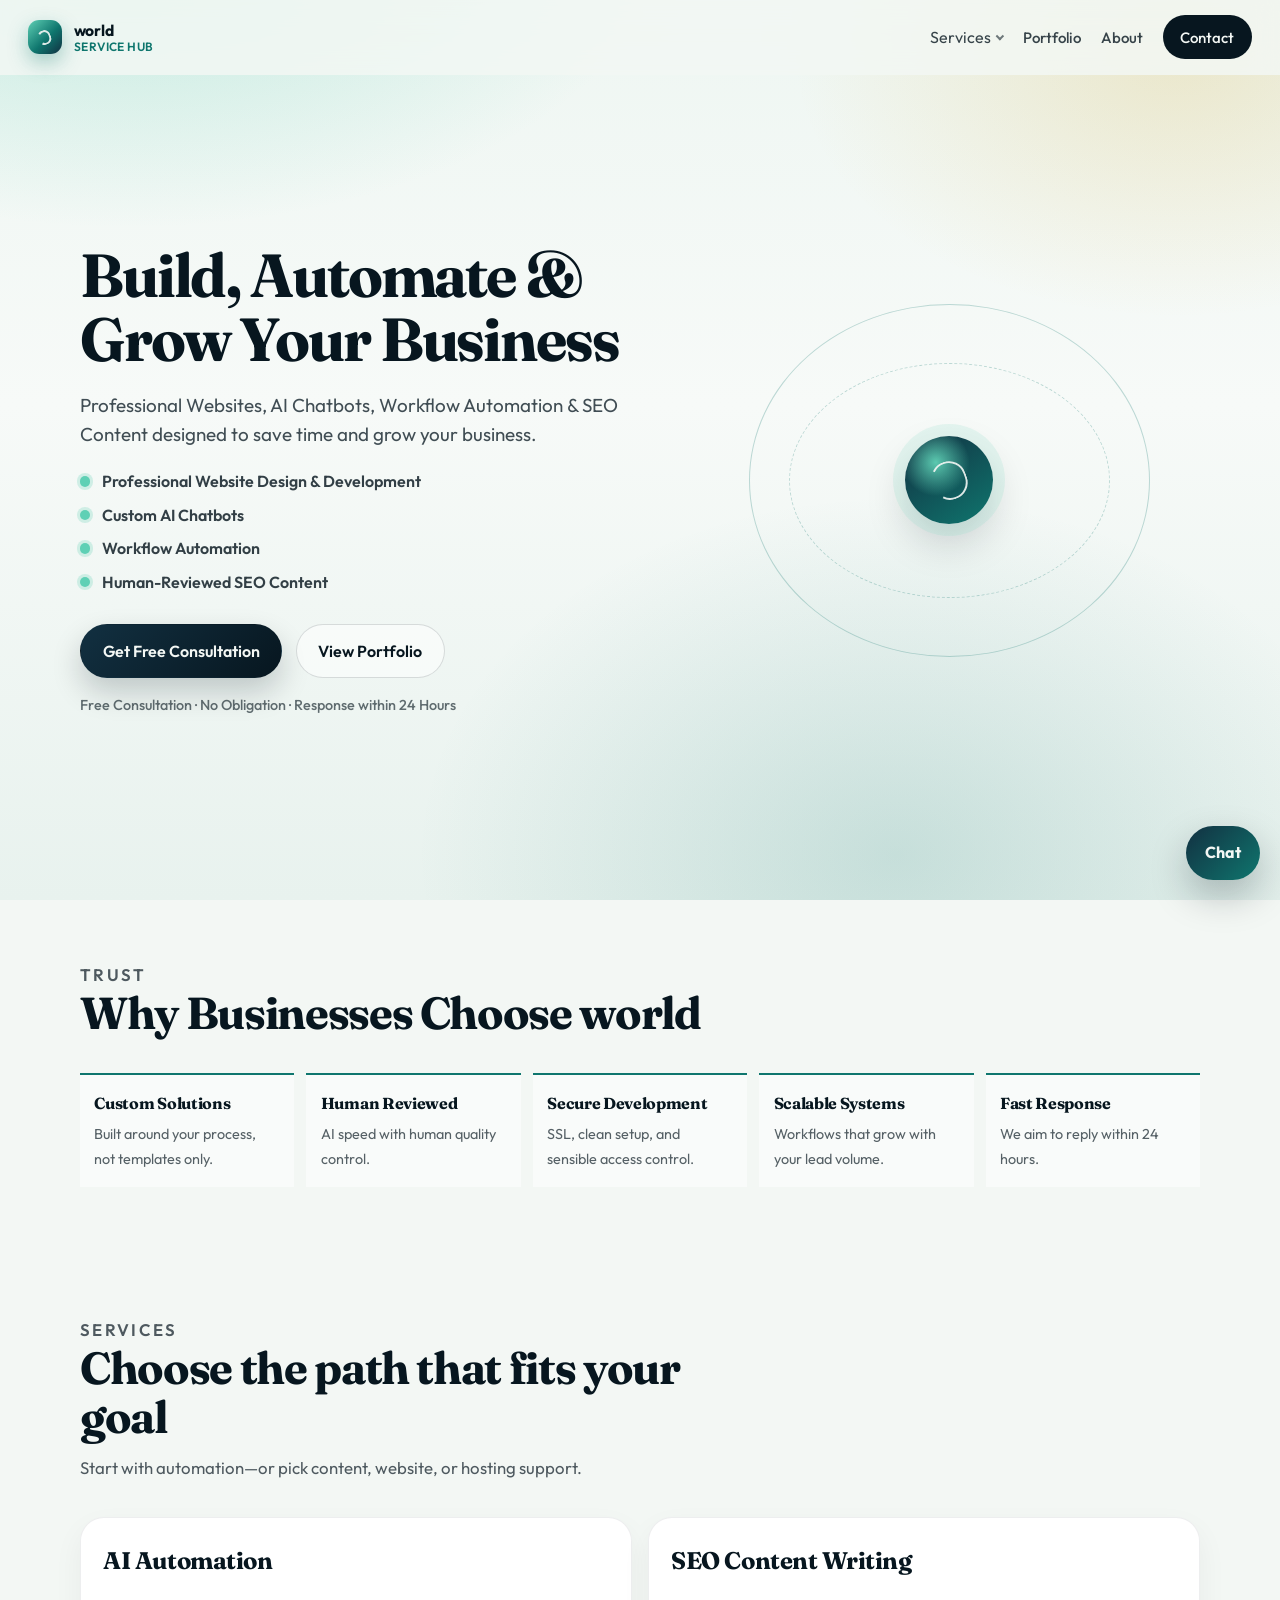
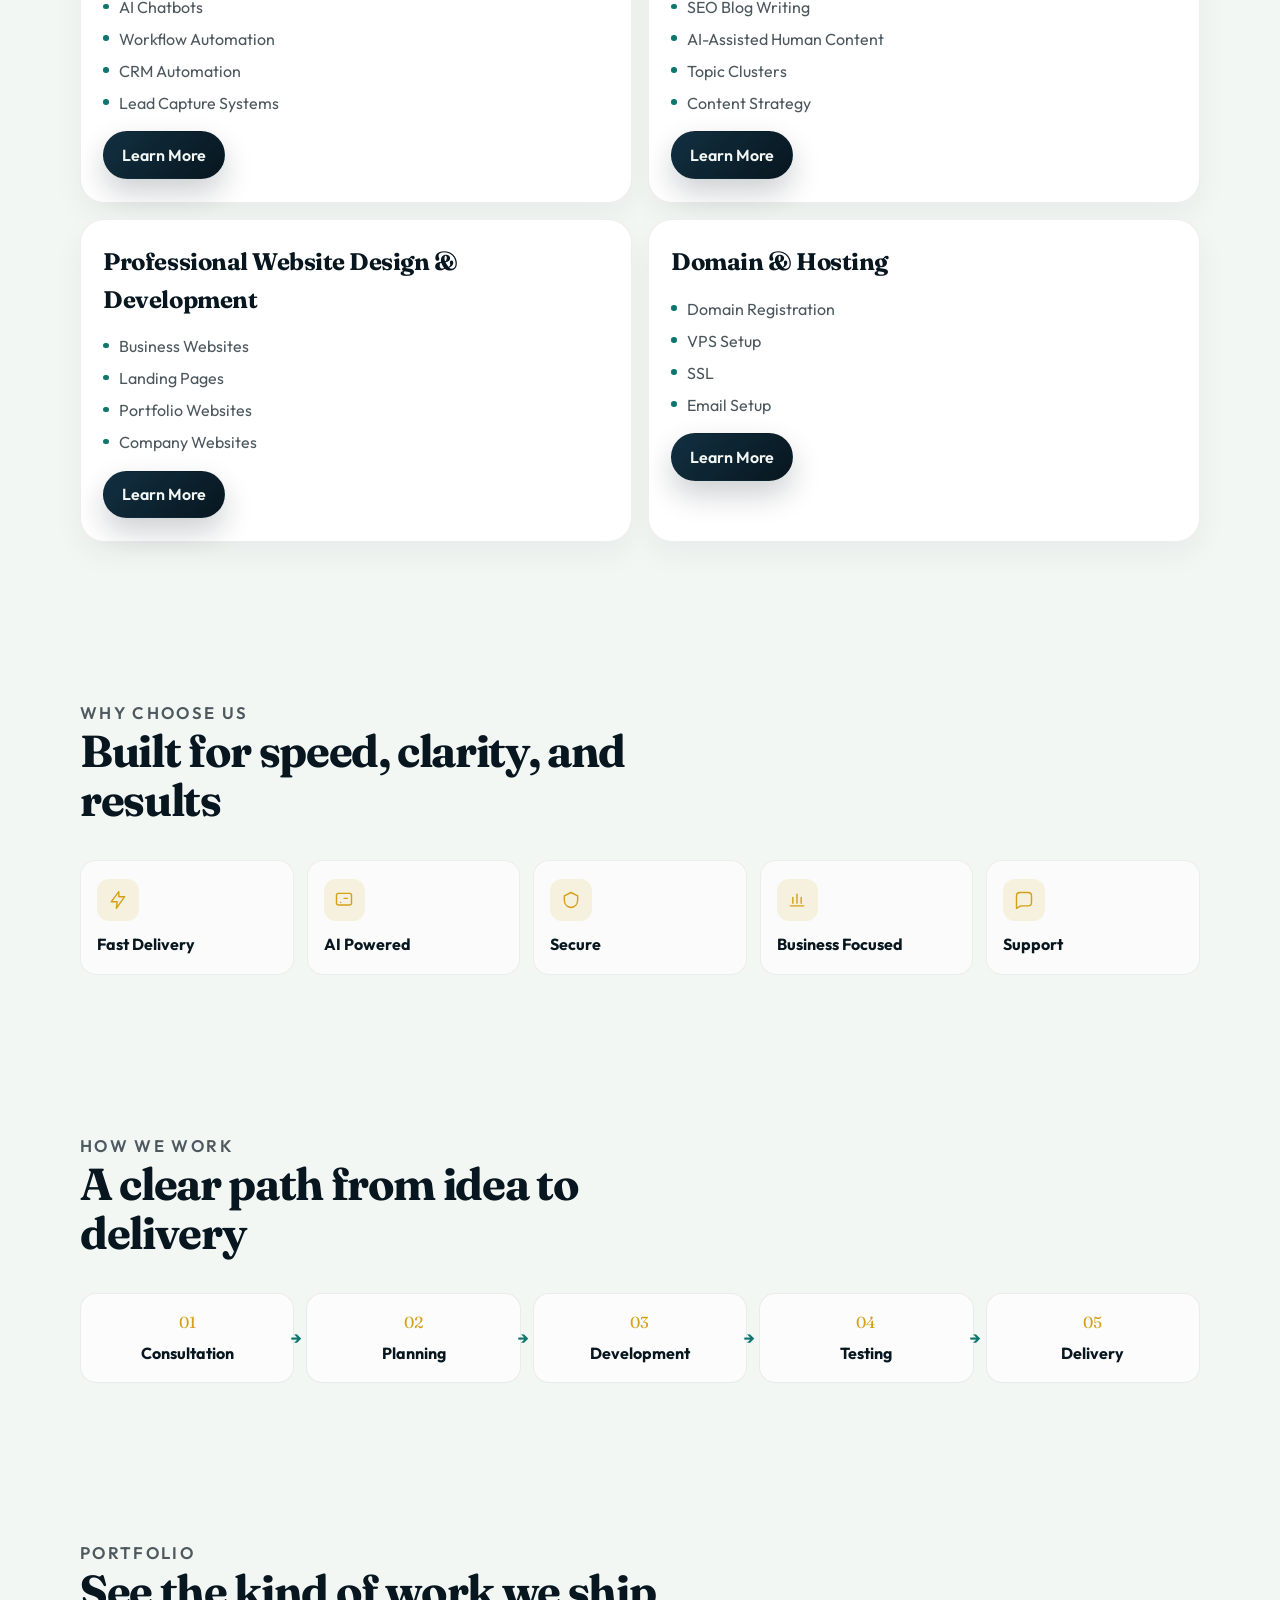
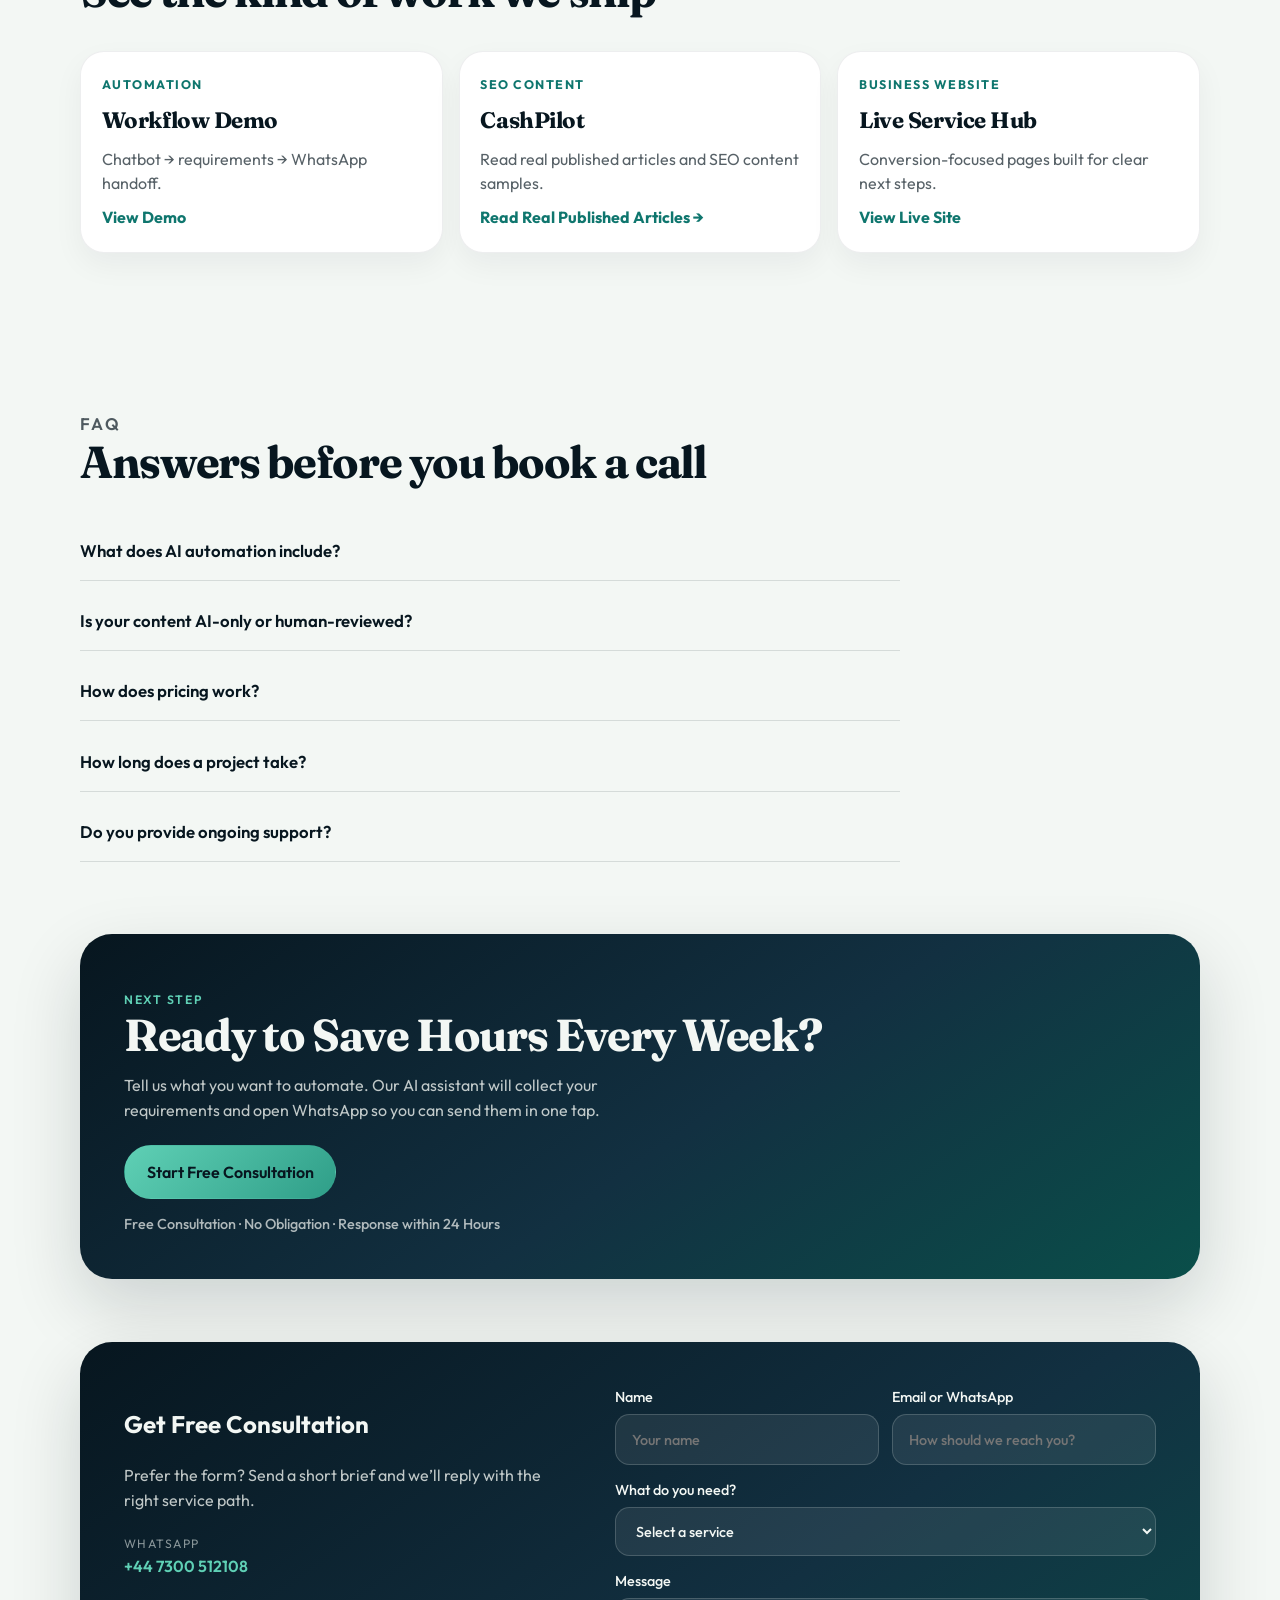
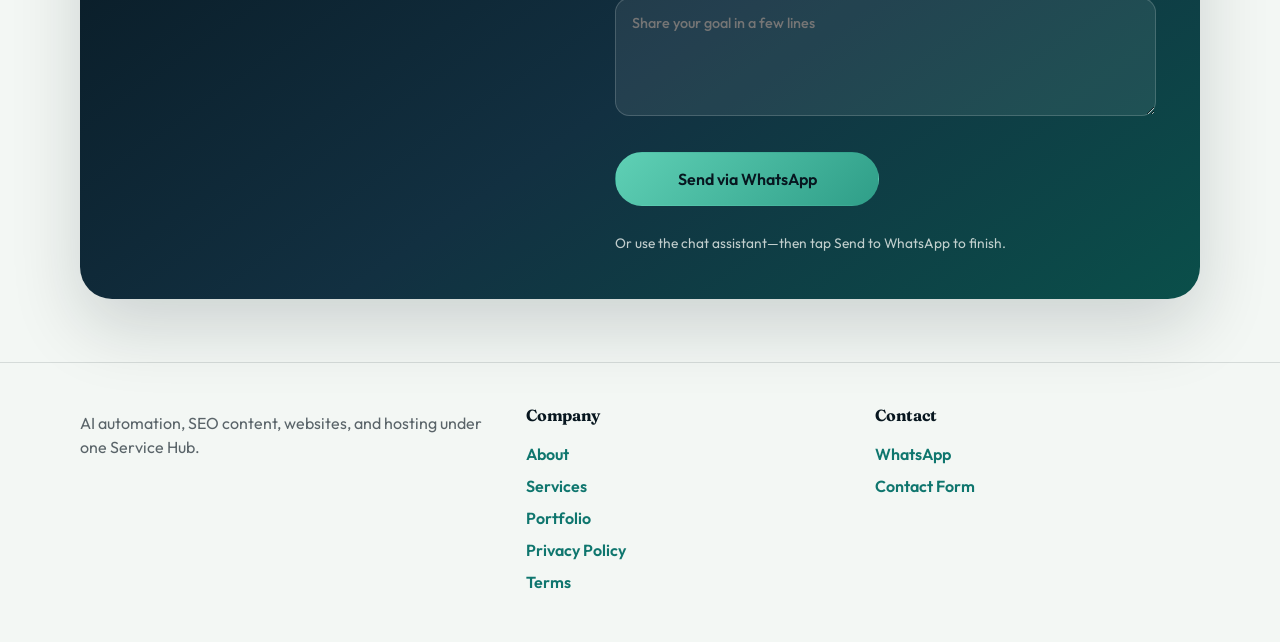
<file: index.html>
<!DOCTYPE html>
<html lang="en">
  <head>
    <meta charset="UTF-8" />
    <meta name="viewport" content="width=device-width, initial-scale=1, viewport-fit=cover" />
    <title>world | Service Hub</title>
    <meta
      name="description"
      content="Build, automate and grow your business with professional websites, AI chatbots, workflow automation, and SEO content. Free consultation."
    />
    <link rel="preconnect" href="https://fonts.googleapis.com" />
    <link rel="preconnect" href="https://fonts.gstatic.com" crossorigin />
    <link
      href="https://fonts.googleapis.com/css2?family=Fraunces:opsz,wght@9..144,500;9..144,700&family=Outfit:wght@400;500;600;700&display=swap"
      rel="stylesheet"
    />
    <link rel="stylesheet" href="hub.css?v=1" />
  </head>
  <body>
    <div class="bg-mesh" aria-hidden="true"></div>

    <header class="site-header">
      <a class="brand" href="index.html">
        <span class="brand-mark" aria-hidden="true"></span>
        <span class="brand-text">
          <strong>world</strong>
          <small>Service Hub</small>
        </span>
      </a>
      <nav class="nav" aria-label="Primary">
        <div class="nav-dropdown">
          <button type="button" class="nav-drop-btn" aria-expanded="false" aria-haspopup="true">
            Services
          </button>
          <div class="nav-drop-menu" role="menu">
            <a href="ai-automation.html" role="menuitem">AI Automation</a>
            <a href="seo-content.html" role="menuitem">SEO Content Writing</a>
            <a href="website-development.html" role="menuitem">Professional Website Design &amp; Development</a>
            <a href="domain-hosting.html" role="menuitem">Domain &amp; Hosting</a>
          </div>
        </div>
        <a href="#portfolio">Portfolio</a>
        <a href="#about">About</a>
        <a href="#contact" class="nav-cta">Contact</a>
      </nav>
      <button class="menu-toggle" type="button" aria-label="Open menu" aria-expanded="false">
        <span></span><span></span>
      </button>
    </header>

    <main>
      <div class="wrap">
        <section class="hero hero-simple" id="top">
          <div class="hero-copy">
            <h1>Build, Automate &amp; Grow Your Business</h1>
            <p class="hero-lede">
              Professional Websites, AI Chatbots, Workflow Automation &amp; SEO
              Content designed to save time and grow your business.
            </p>
            <ul class="trust-points">
              <li>Professional Website Design &amp; Development</li>
              <li>Custom AI Chatbots</li>
              <li>Workflow Automation</li>
              <li>Human-Reviewed SEO Content</li>
            </ul>
            <div class="hero-actions">
              <a class="btn btn-primary" href="#contact">Get Free Consultation</a>
              <a class="btn btn-ghost" href="#portfolio">View Portfolio</a>
            </div>
            <p class="cta-micro">
              Free Consultation · No Obligation · Response within 24 Hours
            </p>
          </div>
          <div class="hero-visual hero-orbits" aria-hidden="true">
            <div class="orbit orbit-a"></div>
            <div class="orbit orbit-b"></div>
            <div class="orbit-core"></div>
          </div>
        </section>

        <section class="trust-band reveal" id="trust">
          <div class="section-head">
            <p class="eyebrow">Trust</p>
            <h2>Why Businesses Choose world</h2>
          </div>
          <ul class="trust-grid">
            <li><strong>Custom Solutions</strong><span>Built around your process, not templates only.</span></li>
            <li><strong>Human Reviewed</strong><span>AI speed with human quality control.</span></li>
            <li><strong>Secure Development</strong><span>SSL, clean setup, and sensible access control.</span></li>
            <li><strong>Scalable Systems</strong><span>Workflows that grow with your lead volume.</span></li>
            <li><strong>Fast Response</strong><span>We aim to reply within 24 hours.</span></li>
          </ul>
        </section>

        <section class="section" id="services">
          <div class="section-head reveal">
            <p class="eyebrow">Services</p>
            <h2>Choose the path that fits your goal</h2>
            <p>Start with automation—or pick content, website, or hosting support.</p>
          </div>
          <div class="hub-cards">
            <article class="hub-card reveal">
              <h3>AI Automation</h3>
              <ul>
                <li>AI Chatbots</li>
                <li>Workflow Automation</li>
                <li>CRM Automation</li>
                <li>Lead Capture Systems</li>
              </ul>
              <a class="btn btn-primary" href="ai-automation.html">Learn More</a>
            </article>
            <article class="hub-card reveal">
              <h3>SEO Content Writing</h3>
              <ul>
                <li>SEO Blog Writing</li>
                <li>AI-Assisted Human Content</li>
                <li>Topic Clusters</li>
                <li>Content Strategy</li>
              </ul>
              <a class="btn btn-primary" href="seo-content.html">Learn More</a>
            </article>
            <article class="hub-card reveal">
              <h3>Professional Website Design &amp; Development</h3>
              <ul>
                <li>Business Websites</li>
                <li>Landing Pages</li>
                <li>Portfolio Websites</li>
                <li>Company Websites</li>
              </ul>
              <a class="btn btn-primary" href="website-development.html">Learn More</a>
            </article>
            <article class="hub-card reveal">
              <h3>Domain &amp; Hosting</h3>
              <ul>
                <li>Domain Registration</li>
                <li>VPS Setup</li>
                <li>SSL</li>
                <li>Email Setup</li>
              </ul>
              <a class="btn btn-primary" href="domain-hosting.html">Learn More</a>
            </article>
          </div>
        </section>

        <section class="section" id="about">
          <div class="section-head reveal">
            <p class="eyebrow">Why choose us</p>
            <h2>Built for speed, clarity, and results</h2>
          </div>
          <ul class="why-icons reveal">
            <li>
              <span class="why-icon" aria-hidden="true">
                <svg viewBox="0 0 24 24"><path d="M13 2 4 14h7l-1 8 10-14h-7l0-6z"/></svg>
              </span>
              <strong>Fast Delivery</strong>
            </li>
            <li>
              <span class="why-icon" aria-hidden="true">
                <svg viewBox="0 0 24 24"><rect x="3" y="4" width="18" height="14" rx="2"/><path d="M8 15h.01M12 10h4"/></svg>
              </span>
              <strong>AI Powered</strong>
            </li>
            <li>
              <span class="why-icon" aria-hidden="true">
                <svg viewBox="0 0 24 24"><path d="M12 3 4 7v5c0 5 3.5 8.5 8 9 4.5-.5 8-4 8-9V7l-8-4z"/></svg>
              </span>
              <strong>Secure</strong>
            </li>
            <li>
              <span class="why-icon" aria-hidden="true">
                <svg viewBox="0 0 24 24"><path d="M4 19h16"/><path d="M7 16V9"/><path d="M12 16V5"/><path d="M17 16v-7"/></svg>
              </span>
              <strong>Business Focused</strong>
            </li>
            <li>
              <span class="why-icon" aria-hidden="true">
                <svg viewBox="0 0 24 24"><path d="M21 15a4 4 0 0 1-4 4H8l-5 3V7a4 4 0 0 1 4-4h10a4 4 0 0 1 4 4z"/></svg>
              </span>
              <strong>Support</strong>
            </li>
          </ul>
        </section>

        <section class="section">
          <div class="section-head reveal">
            <p class="eyebrow">How we work</p>
            <h2>A clear path from idea to delivery</h2>
          </div>
          <ol class="timeline reveal">
            <li><strong>Consultation</strong></li>
            <li><strong>Planning</strong></li>
            <li><strong>Development</strong></li>
            <li><strong>Testing</strong></li>
            <li><strong>Delivery</strong></li>
          </ol>
        </section>

        <section class="section" id="portfolio">
          <div class="section-head reveal">
            <p class="eyebrow">Portfolio</p>
            <h2>See the kind of work we ship</h2>
          </div>
          <div class="portfolio-cards">
            <article class="portfolio-card reveal">
              <span>Automation</span>
              <h3>Workflow Demo</h3>
              <p>Chatbot → requirements → WhatsApp handoff.</p>
              <a href="#chatbot-open" class="text-link js-open-chat">View Demo</a>
            </article>
            <article class="portfolio-card reveal">
              <span>SEO Content</span>
              <h3>CashPilot</h3>
              <p>Read real published articles and SEO content samples.</p>
              <a
                href="https://cashpilot.hhnexusmarketing.com/"
                target="_blank"
                rel="noopener noreferrer"
                class="text-link js-open-tab"
                >Read Real Published Articles →</a
              >
            </article>
            <article class="portfolio-card reveal">
              <span>Business Website</span>
              <h3>Live Service Hub</h3>
              <p>Conversion-focused pages built for clear next steps.</p>
              <a href="website-development.html" class="text-link">View Live Site</a>
            </article>
          </div>
        </section>

        <section class="section" id="faq">
          <div class="section-head reveal">
            <p class="eyebrow">FAQ</p>
            <h2>Answers before you book a call</h2>
          </div>
          <div class="faq-list reveal">
            <details class="faq-item">
              <summary>What does AI automation include?</summary>
              <p>
                Chatbots, lead capture, CRM updates, and workflow automation that
                reduce repetitive tasks and speed up follow-up.
              </p>
            </details>
            <details class="faq-item">
              <summary>Is your content AI-only or human-reviewed?</summary>
              <p>
                We use AI-assisted production with human editing for clarity,
                brand voice, and SEO quality.
              </p>
            </details>
            <details class="faq-item">
              <summary>How does pricing work?</summary>
              <p>
                Pricing depends on scope. Start with a free consultation for a
                clear quote—no obligation.
              </p>
            </details>
            <details class="faq-item">
              <summary>How long does a project take?</summary>
              <p>
                Landing pages move quickly; full sites and automation systems
                follow consultation → planning → build → test → delivery.
              </p>
            </details>
            <details class="faq-item">
              <summary>Do you provide ongoing support?</summary>
              <p>
                Yes. After delivery we can support updates, content, hosting, and
                improvements.
              </p>
            </details>
          </div>
        </section>

        <section class="final-cta reveal">
          <p class="eyebrow" style="color: var(--mint)">Next step</p>
          <h2>Ready to Save Hours Every Week?</h2>
          <p>
            Tell us what you want to automate. Our AI assistant will collect your
            requirements and open WhatsApp so you can send them in one tap.
          </p>
          <a class="btn btn-primary js-open-chat" href="#contact">Start Free Consultation</a>
          <p class="cta-micro light">
            Free Consultation · No Obligation · Response within 24 Hours
          </p>
        </section>

        <section class="cta-band reveal" id="contact">
          <div>
            <h2>Get Free Consultation</h2>
            <p>
              Prefer the form? Send a short brief and we’ll reply with the right
              service path.
            </p>
            <ul class="contact-channels">
              <li>
                <span>WhatsApp</span>
                <a
                  href="https://wa.me/447300512108"
                  target="_blank"
                  rel="noopener noreferrer"
                  >+44 7300 512108</a
                >
              </li>
            </ul>
          </div>
          <form class="contact-form" action="#" method="post">
            <label>
              <span>Name</span>
              <input type="text" name="name" placeholder="Your name" required />
            </label>
            <label>
              <span>Email or WhatsApp</span>
              <input type="text" name="contact" placeholder="How should we reach you?" required />
            </label>
            <label class="full">
              <span>What do you need?</span>
              <select name="interest" required>
                <option value="">Select a service</option>
                <option>AI Automation</option>
                <option>SEO Content Writing</option>
                <option>Professional Website Design &amp; Development</option>
                <option>Domain &amp; Hosting</option>
                <option>Not sure — recommend for me</option>
              </select>
            </label>
            <label class="full">
              <span>Message</span>
              <textarea name="message" rows="4" placeholder="Share your goal in a few lines"></textarea>
            </label>
            <div class="form-actions full">
              <button class="btn btn-primary" type="submit" name="channel" value="whatsapp">
                Send via WhatsApp
              </button>
            </div>
            <p class="form-note">
              Or use the chat assistant—then tap Send to WhatsApp to finish.
            </p>
          </form>
        </section>
      </div>
    </main>

    <footer class="site-footer rich-footer">
      <div class="wrap footer-grid">
        <div>
          <p>AI automation, SEO content, websites, and hosting under one Service Hub.</p>
        </div>
        <div>
          <h4>Company</h4>
          <div class="footer-links">
            <a href="#about">About</a>
            <a href="#services">Services</a>
            <a href="#portfolio">Portfolio</a>
            <a href="privacy.html">Privacy Policy</a>
            <a href="terms.html">Terms</a>
          </div>
        </div>
        <div>
          <h4>Contact</h4>
          <div class="footer-links">
            <a href="https://wa.me/447300512108" target="_blank" rel="noopener noreferrer">WhatsApp</a>
            <a href="#contact">Contact Form</a>
          </div>
        </div>
      </div>
    </footer>

    <button class="chat-launch" type="button" aria-label="Open chat assistant" id="chat-launch">
      <span>Chat</span>
    </button>

    <div class="chatbot" id="chatbot" hidden>
      <div class="chatbot-head">
        <div>
          <strong>world Assistant</strong>
          <small>Usually replies instantly</small>
        </div>
        <button type="button" class="chat-close" id="chat-close" aria-label="Close chat">×</button>
      </div>
      <div class="chatbot-body" id="chat-body"></div>
      <form class="chatbot-form" id="chat-form" hidden>
        <input type="text" id="chat-input" placeholder="Type your answer..." autocomplete="off" />
        <button class="btn btn-primary" type="submit">Send</button>
      </form>
    </div>

    <script src="script.js?v=6"></script>
    <script src="chatbot.js?v=6"></script>
  </body>
</html>
</file>
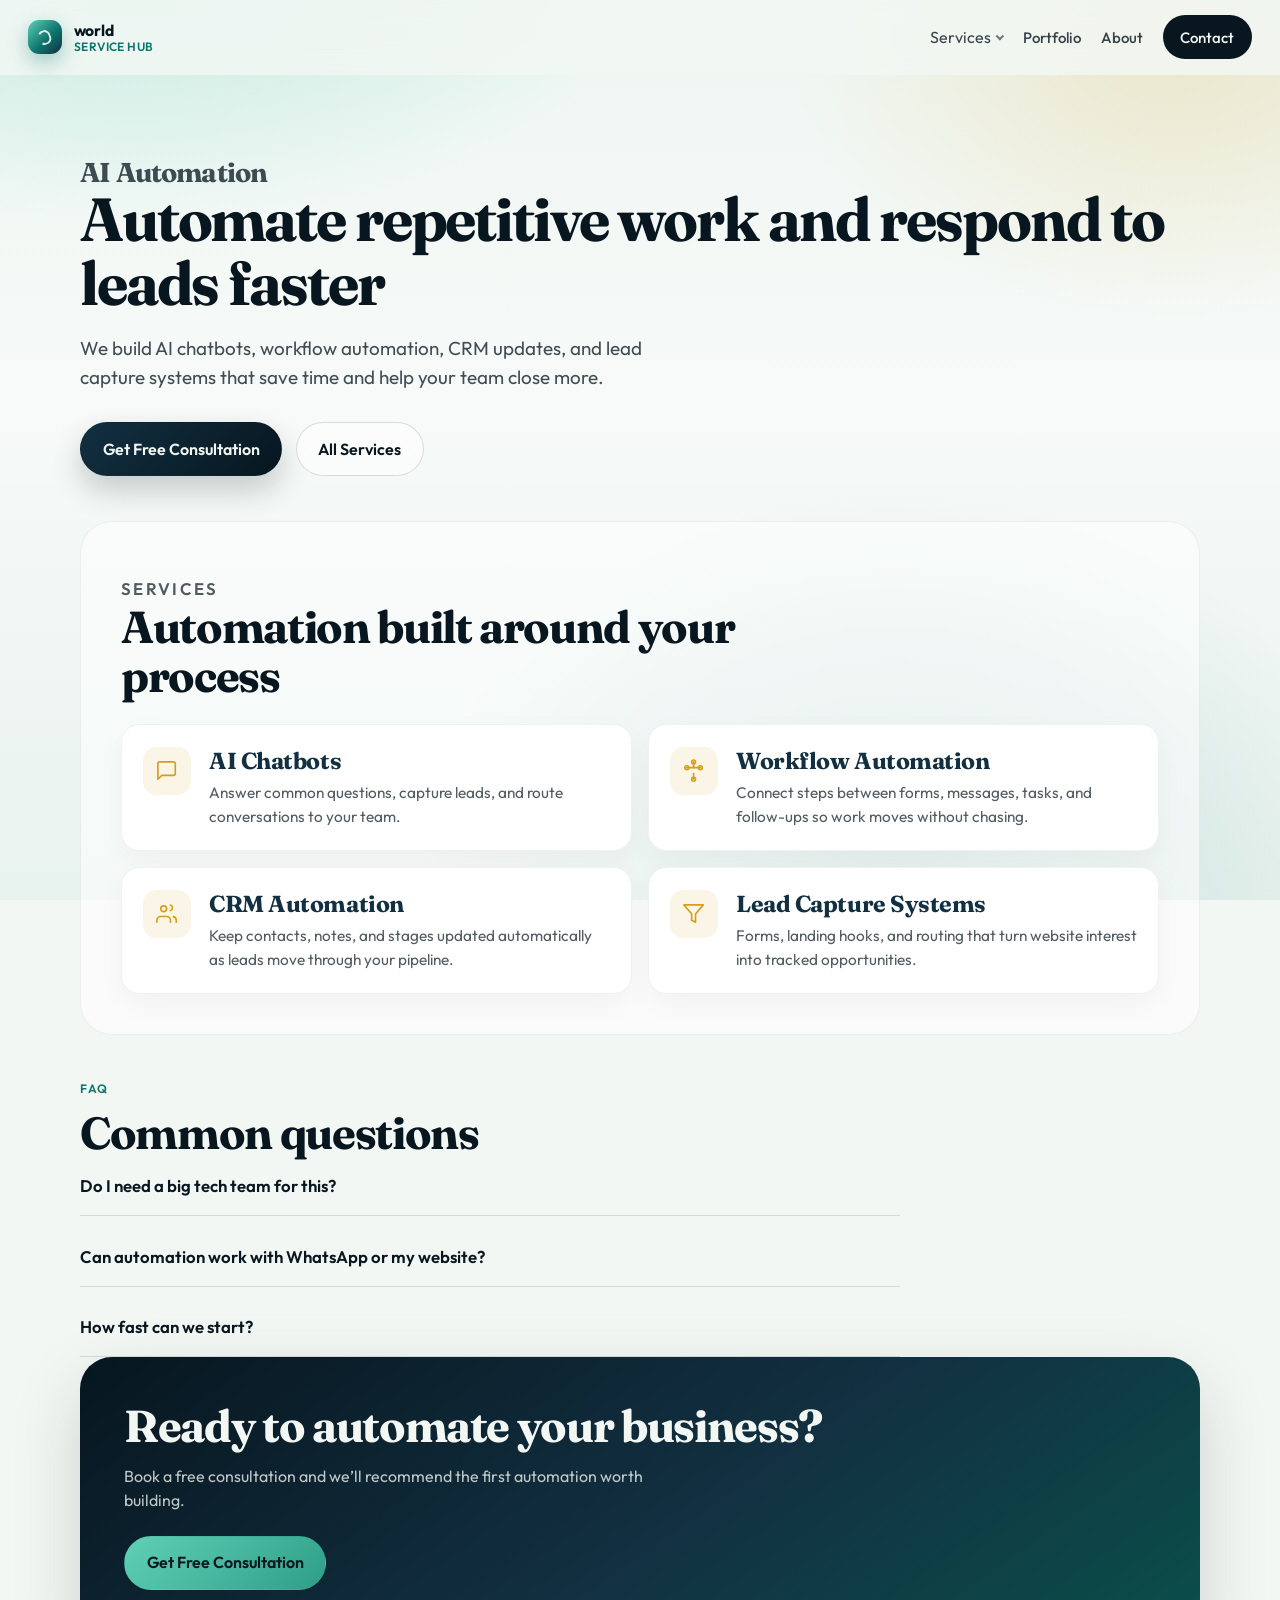
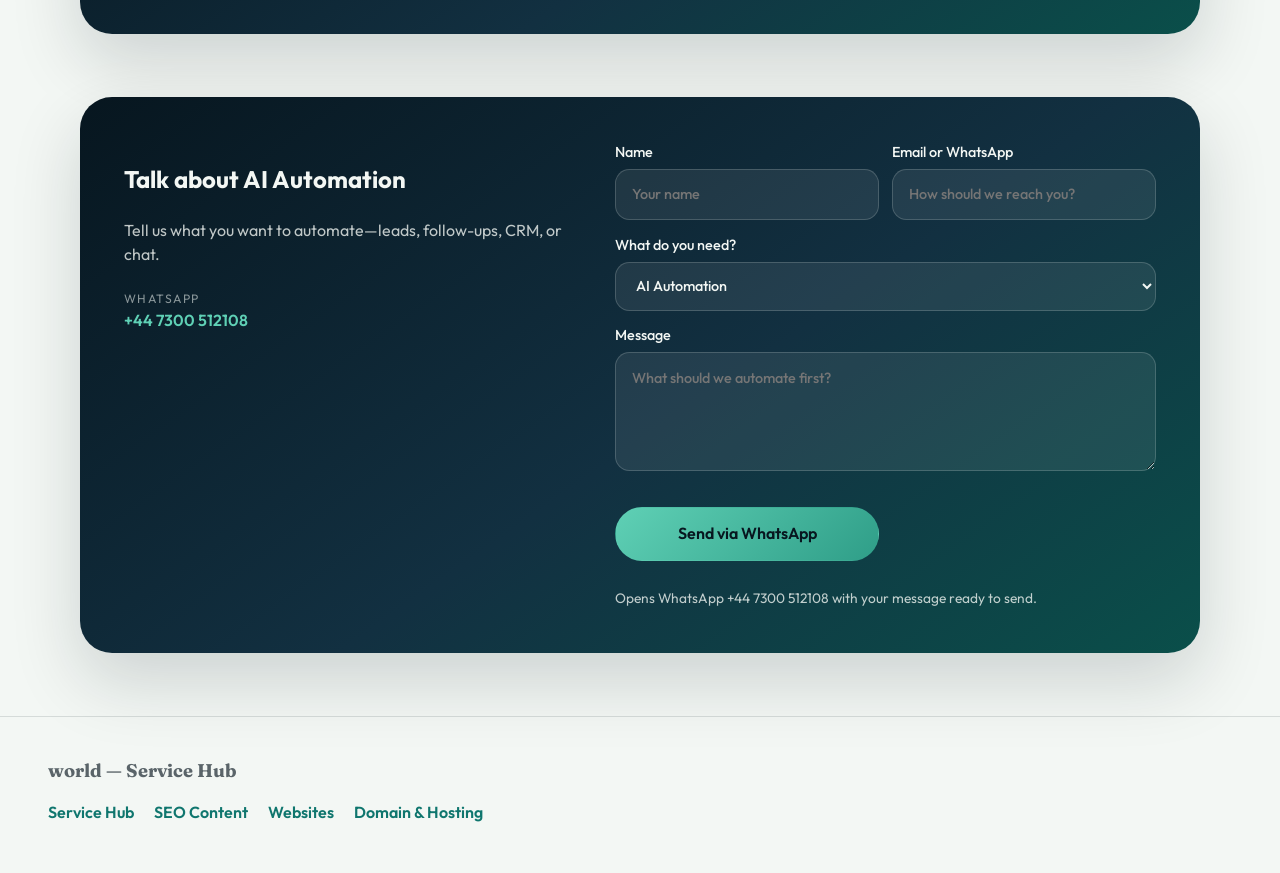
<file: ai-automation.html>
<!DOCTYPE html>
<html lang="en">
  <head>
    <meta charset="UTF-8" />
    <meta name="viewport" content="width=device-width, initial-scale=1, viewport-fit=cover" />
    <title>AI Automation | world</title>
    <meta
      name="description"
      content="AI chatbots, workflow automation, CRM automation, and lead capture systems that save time and grow sales."
    />
    <link rel="preconnect" href="https://fonts.googleapis.com" />
    <link rel="preconnect" href="https://fonts.gstatic.com" crossorigin />
    <link
      href="https://fonts.googleapis.com/css2?family=Fraunces:opsz,wght@9..144,500;9..144,700&family=Outfit:wght@400;500;600;700&display=swap"
      rel="stylesheet"
    />
    <link rel="stylesheet" href="hub.css?v=1" />
  </head>
  <body>
    <div class="bg-mesh" aria-hidden="true"></div>

    <header class="site-header">
      <a class="brand" href="index.html">
        <span class="brand-mark" aria-hidden="true"></span>
        <span class="brand-text">
          <strong>world</strong>
          <small>Service Hub</small>
        </span>
      </a>
      <nav class="nav" aria-label="Primary">
        <div class="nav-dropdown">
          <button type="button" class="nav-drop-btn" aria-expanded="false" aria-haspopup="true">
            Services
          </button>
          <div class="nav-drop-menu" role="menu">
            <a href="ai-automation.html" role="menuitem">AI Automation</a>
            <a href="seo-content.html" role="menuitem">SEO Content Writing</a>
            <a href="website-development.html" role="menuitem">Professional Website Design &amp; Development</a>
            <a href="domain-hosting.html" role="menuitem">Domain &amp; Hosting</a>
          </div>
        </div>
        <a href="index.html#portfolio">Portfolio</a>
        <a href="index.html#about">About</a>
        <a href="#contact" class="nav-cta">Contact</a>
      </nav>
      <button class="menu-toggle" type="button" aria-label="Open menu" aria-expanded="false">
        <span></span><span></span>
      </button>
    </header>

    <main>
      <div class="wrap">
        <section class="page-hero">
          <p class="brand-lockup">AI Automation</p>
          <h1>Automate repetitive work and respond to leads faster</h1>
          <p>
            We build AI chatbots, workflow automation, CRM updates, and lead
            capture systems that save time and help your team close more.
          </p>
          <div class="page-actions">
            <a class="btn btn-primary" href="#contact">Get Free Consultation</a>
            <a class="btn btn-ghost" href="index.html#services">All Services</a>
          </div>
        </section>

        <section class="offer-section">
          <div class="section-head">
            <p class="eyebrow">Services</p>
            <h2>Automation built around your process</h2>
          </div>
          <div class="offer-grid">
            <article class="offer-card">
              <div class="offer-icon" aria-hidden="true">
                <svg viewBox="0 0 24 24"><path d="M21 15a2 2 0 0 1-2 2H7l-4 4V5a2 2 0 0 1 2-2h14a2 2 0 0 1 2 2z"/></svg>
              </div>
              <div class="offer-copy">
                <h3>AI Chatbots</h3>
                <p>Answer common questions, capture leads, and route conversations to your team.</p>
              </div>
            </article>
            <article class="offer-card">
              <div class="offer-icon" aria-hidden="true">
                <svg viewBox="0 0 24 24"><path d="M12 3v6"/><circle cx="12" cy="3" r="2"/><path d="M12 15v6"/><circle cx="12" cy="21" r="2"/><path d="M5 9h14"/><circle cx="5" cy="9" r="2"/><circle cx="19" cy="9" r="2"/></svg>
              </div>
              <div class="offer-copy">
                <h3>Workflow Automation</h3>
                <p>Connect steps between forms, messages, tasks, and follow-ups so work moves without chasing.</p>
              </div>
            </article>
            <article class="offer-card">
              <div class="offer-icon" aria-hidden="true">
                <svg viewBox="0 0 24 24"><path d="M16 21v-2a4 4 0 0 0-4-4H6a4 4 0 0 0-4 4v2"/><circle cx="9" cy="7" r="3"/><path d="M22 21v-2a4 4 0 0 0-3-3.87"/><path d="M16 3.13a3 3 0 0 1 0 5.75"/></svg>
              </div>
              <div class="offer-copy">
                <h3>CRM Automation</h3>
                <p>Keep contacts, notes, and stages updated automatically as leads move through your pipeline.</p>
              </div>
            </article>
            <article class="offer-card">
              <div class="offer-icon" aria-hidden="true">
                <svg viewBox="0 0 24 24"><path d="M22 3H2l8 9.46V19l4 2v-8.54L22 3z"/></svg>
              </div>
              <div class="offer-copy">
                <h3>Lead Capture Systems</h3>
                <p>Forms, landing hooks, and routing that turn website interest into tracked opportunities.</p>
              </div>
            </article>
          </div>
        </section>

        <section class="page-block reveal" id="faq">
          <p class="eyebrow">FAQ</p>
          <h2>Common questions</h2>
          <div class="faq-list">
            <details class="faq-item">
              <summary>Do I need a big tech team for this?</summary>
              <p>No. We design around your current tools and keep the system simple enough for your team to use daily.</p>
            </details>
            <details class="faq-item">
              <summary>Can automation work with WhatsApp or my website?</summary>
              <p>Yes—depending on your stack, we can connect site forms, chat, CRM, and follow-up flows.</p>
            </details>
            <details class="faq-item">
              <summary>How fast can we start?</summary>
              <p>After a short consultation we map requirements, propose the build, then move into setup and testing.</p>
            </details>
          </div>
        </section>

        <section class="final-cta reveal">
          <h2>Ready to automate your business?</h2>
          <p>Book a free consultation and we’ll recommend the first automation worth building.</p>
          <a class="btn btn-primary" href="#contact">Get Free Consultation</a>
        </section>

        <section class="cta-band reveal" id="contact">
          <div>
            <h2>Talk about AI Automation</h2>
            <p>Tell us what you want to automate—leads, follow-ups, CRM, or chat.</p>
            <ul class="contact-channels">
              <li>
                <span>WhatsApp</span>
                <a href="https://wa.me/447300512108" target="_blank" rel="noopener noreferrer">+44 7300 512108</a>
              </li>
            </ul>
          </div>
          <form class="contact-form" action="#" method="post">
            <label>
              <span>Name</span>
              <input type="text" name="name" required placeholder="Your name" />
            </label>
            <label>
              <span>Email or WhatsApp</span>
              <input type="text" name="contact" required placeholder="How should we reach you?" />
            </label>
            <label class="full">
              <span>What do you need?</span>
              <select name="interest" required>
                <option selected>AI Automation</option>
                <option>SEO Content Writing</option>
                <option>Professional Website Design &amp; Development</option>
                <option>Domain &amp; Hosting</option>
              </select>
            </label>
            <label class="full">
              <span>Message</span>
              <textarea name="message" rows="4" placeholder="What should we automate first?"></textarea>
            </label>
            <div class="form-actions full">
              <button class="btn btn-primary" type="submit" name="channel" value="whatsapp">Send via WhatsApp</button>
            </div>
            <p class="form-note">Opens WhatsApp +44 7300 512108 with your message ready to send.</p>
          </form>
        </section>
      </div>
    </main>

    <footer class="site-footer">
      <p class="footer-brand">world — Service Hub</p>
      <div class="footer-links">
        <a href="index.html">Service Hub</a>
        <a href="seo-content.html">SEO Content</a>
        <a href="website-development.html">Websites</a>
        <a href="domain-hosting.html">Domain &amp; Hosting</a>
      </div>
    </footer>
    <script src="script.js?v=1"></script>
  </body>
</html>
</file>
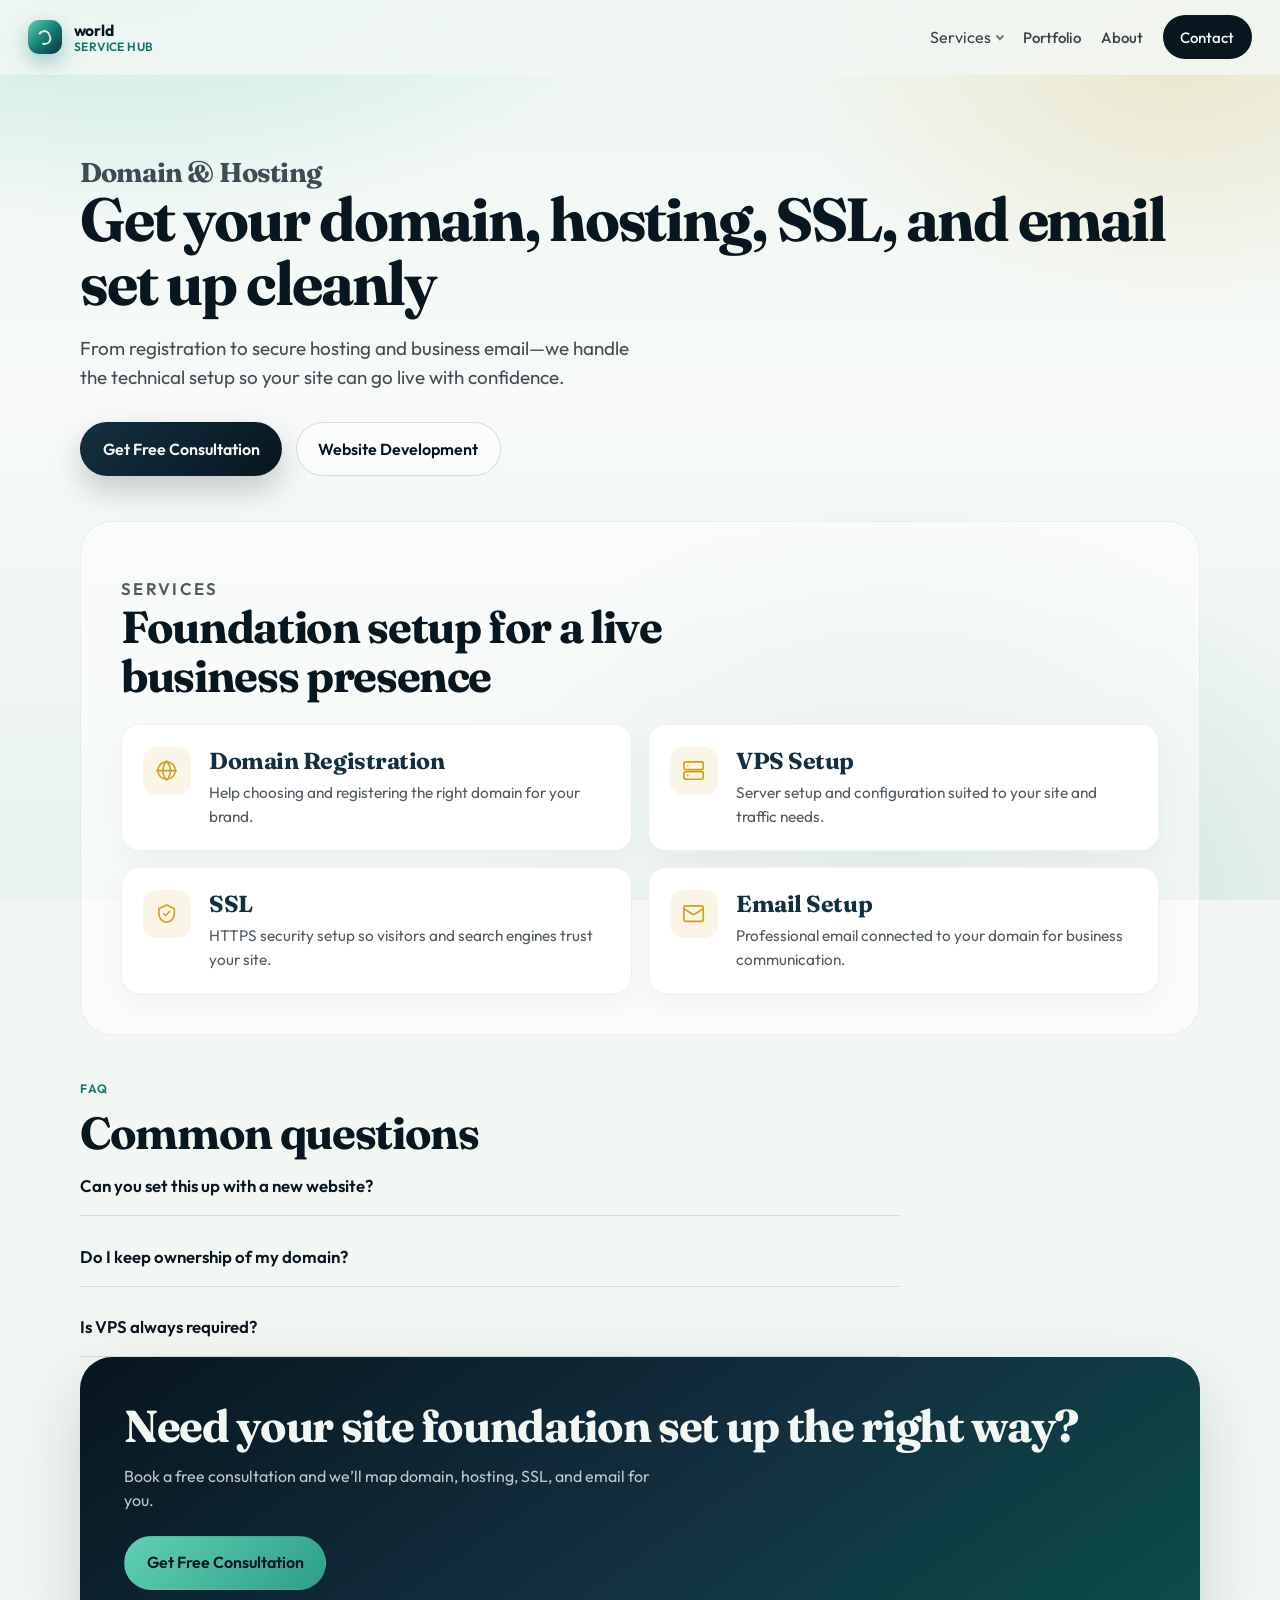
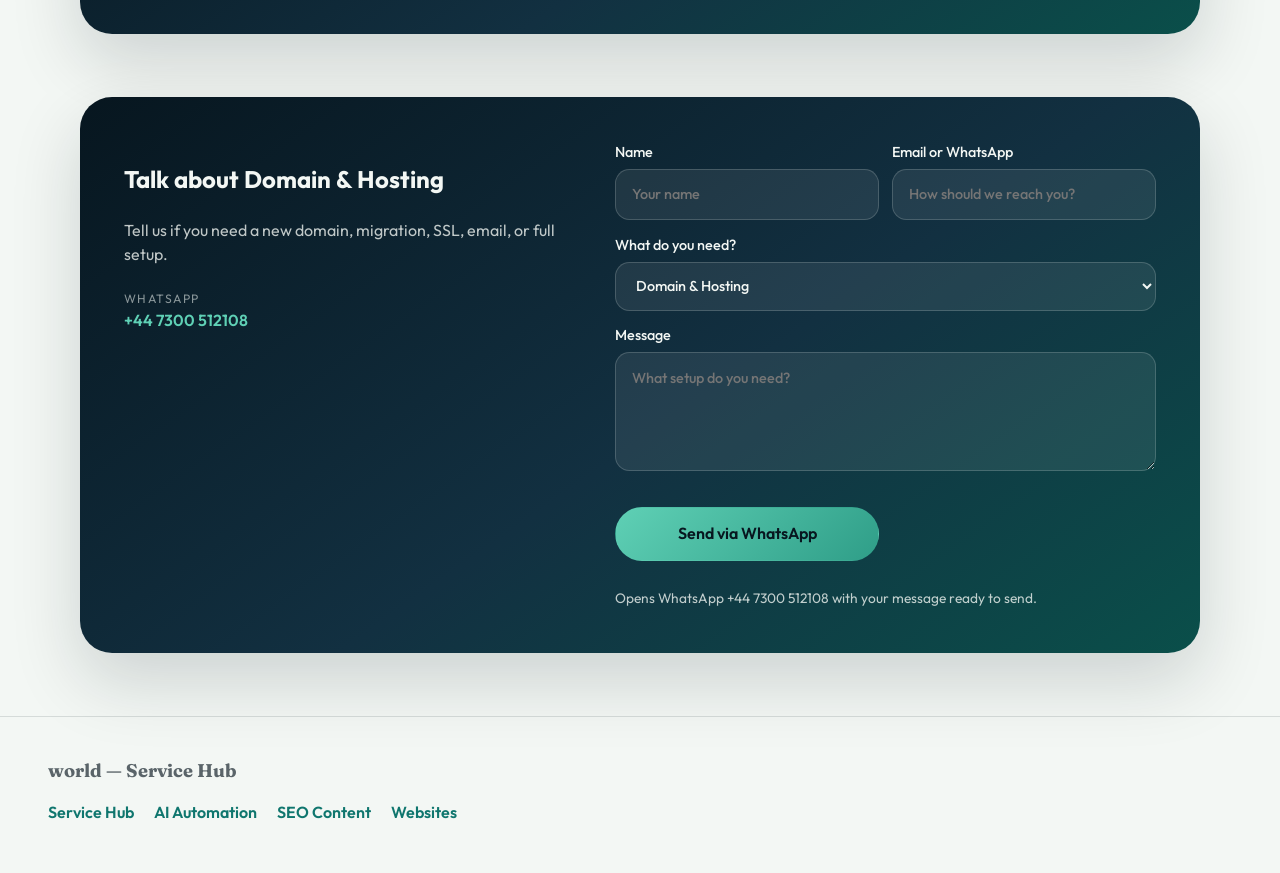
<file: domain-hosting.html>
<!DOCTYPE html>
<html lang="en">
  <head>
    <meta charset="UTF-8" />
    <meta name="viewport" content="width=device-width, initial-scale=1, viewport-fit=cover" />
    <title>Domain &amp; Hosting | world</title>
    <meta
      name="description"
      content="Domain registration, VPS setup, SSL, and email setup so your website is live, secure, and ready for business."
    />
    <link rel="preconnect" href="https://fonts.googleapis.com" />
    <link rel="preconnect" href="https://fonts.gstatic.com" crossorigin />
    <link
      href="https://fonts.googleapis.com/css2?family=Fraunces:opsz,wght@9..144,500;9..144,700&family=Outfit:wght@400;500;600;700&display=swap"
      rel="stylesheet"
    />
    <link rel="stylesheet" href="hub.css?v=1" />
  </head>
  <body>
    <div class="bg-mesh" aria-hidden="true"></div>

    <header class="site-header">
      <a class="brand" href="index.html">
        <span class="brand-mark" aria-hidden="true"></span>
        <span class="brand-text">
          <strong>world</strong>
          <small>Service Hub</small>
        </span>
      </a>
      <nav class="nav" aria-label="Primary">
        <div class="nav-dropdown">
          <button type="button" class="nav-drop-btn" aria-expanded="false" aria-haspopup="true">
            Services
          </button>
          <div class="nav-drop-menu" role="menu">
            <a href="ai-automation.html" role="menuitem">AI Automation</a>
            <a href="seo-content.html" role="menuitem">SEO Content Writing</a>
            <a href="website-development.html" role="menuitem">Professional Website Design &amp; Development</a>
            <a href="domain-hosting.html" role="menuitem">Domain &amp; Hosting</a>
          </div>
        </div>
        <a href="index.html#portfolio">Portfolio</a>
        <a href="index.html#about">About</a>
        <a href="#contact" class="nav-cta">Contact</a>
      </nav>
      <button class="menu-toggle" type="button" aria-label="Open menu" aria-expanded="false">
        <span></span><span></span>
      </button>
    </header>

    <main>
      <div class="wrap">
        <section class="page-hero">
          <p class="brand-lockup">Domain &amp; Hosting</p>
          <h1>Get your domain, hosting, SSL, and email set up cleanly</h1>
          <p>
            From registration to secure hosting and business email—we handle the
            technical setup so your site can go live with confidence.
          </p>
          <div class="page-actions">
            <a class="btn btn-primary" href="#contact">Get Free Consultation</a>
            <a class="btn btn-ghost" href="website-development.html">Website Development</a>
          </div>
        </section>

        <section class="offer-section">
          <div class="section-head">
            <p class="eyebrow">Services</p>
            <h2>Foundation setup for a live business presence</h2>
          </div>
          <div class="offer-grid">
            <article class="offer-card">
              <div class="offer-icon" aria-hidden="true">
                <svg viewBox="0 0 24 24"><circle cx="12" cy="12" r="9"/><path d="M2 12h20"/><path d="M12 2a15.3 15.3 0 0 1 4 10 15.3 15.3 0 0 1-4 10 15.3 15.3 0 0 1-4-10 15.3 15.3 0 0 1 4-10z"/></svg>
              </div>
              <div class="offer-copy">
                <h3>Domain Registration</h3>
                <p>Help choosing and registering the right domain for your brand.</p>
              </div>
            </article>
            <article class="offer-card">
              <div class="offer-icon" aria-hidden="true">
                <svg viewBox="0 0 24 24"><rect x="2" y="3" width="20" height="8" rx="2"/><rect x="2" y="13" width="20" height="8" rx="2"/><path d="M6 7h.01M6 17h.01"/></svg>
              </div>
              <div class="offer-copy">
                <h3>VPS Setup</h3>
                <p>Server setup and configuration suited to your site and traffic needs.</p>
              </div>
            </article>
            <article class="offer-card">
              <div class="offer-icon" aria-hidden="true">
                <svg viewBox="0 0 24 24"><path d="M12 3 4 7v5c0 5 3.5 8.5 8 9 4.5-.5 8-4 8-9V7l-8-4z"/><path d="M9 12l2 2 4-4"/></svg>
              </div>
              <div class="offer-copy">
                <h3>SSL</h3>
                <p>HTTPS security setup so visitors and search engines trust your site.</p>
              </div>
            </article>
            <article class="offer-card">
              <div class="offer-icon" aria-hidden="true">
                <svg viewBox="0 0 24 24"><rect x="2" y="4" width="20" height="16" rx="2"/><path d="m22 7-8.97 5.7a1.94 1.94 0 0 1-2.06 0L2 7"/></svg>
              </div>
              <div class="offer-copy">
                <h3>Email Setup</h3>
                <p>Professional email connected to your domain for business communication.</p>
              </div>
            </article>
          </div>
        </section>

        <section class="page-block reveal" id="faq">
          <p class="eyebrow">FAQ</p>
          <h2>Common questions</h2>
          <div class="faq-list">
            <details class="faq-item">
              <summary>Can you set this up with a new website?</summary>
              <p>Yes. Domain, hosting, SSL, and email can be bundled with website development.</p>
            </details>
            <details class="faq-item">
              <summary>Do I keep ownership of my domain?</summary>
              <p>Yes. The domain stays under your ownership with clear access details.</p>
            </details>
            <details class="faq-item">
              <summary>Is VPS always required?</summary>
              <p>Not always. We recommend the hosting type that fits your project size and budget.</p>
            </details>
          </div>
        </section>

        <section class="final-cta reveal">
          <h2>Need your site foundation set up the right way?</h2>
          <p>Book a free consultation and we’ll map domain, hosting, SSL, and email for you.</p>
          <a class="btn btn-primary" href="#contact">Get Free Consultation</a>
        </section>

        <section class="cta-band reveal" id="contact">
          <div>
            <h2>Talk about Domain &amp; Hosting</h2>
            <p>Tell us if you need a new domain, migration, SSL, email, or full setup.</p>
            <ul class="contact-channels">
              <li>
                <span>WhatsApp</span>
                <a href="https://wa.me/447300512108" target="_blank" rel="noopener noreferrer">+44 7300 512108</a>
              </li>
            </ul>
          </div>
          <form class="contact-form" action="#" method="post">
            <label>
              <span>Name</span>
              <input type="text" name="name" required placeholder="Your name" />
            </label>
            <label>
              <span>Email or WhatsApp</span>
              <input type="text" name="contact" required placeholder="How should we reach you?" />
            </label>
            <label class="full">
              <span>What do you need?</span>
              <select name="interest" required>
                <option>AI Automation</option>
                <option>SEO Content Writing</option>
                <option>Professional Website Design &amp; Development</option>
                <option selected>Domain &amp; Hosting</option>
              </select>
            </label>
            <label class="full">
              <span>Message</span>
              <textarea name="message" rows="4" placeholder="What setup do you need?"></textarea>
            </label>
            <div class="form-actions full">
              <button class="btn btn-primary" type="submit" name="channel" value="whatsapp">Send via WhatsApp</button>
            </div>
            <p class="form-note">Opens WhatsApp +44 7300 512108 with your message ready to send.</p>
          </form>
        </section>
      </div>
    </main>

    <footer class="site-footer">
      <p class="footer-brand">world — Service Hub</p>
      <div class="footer-links">
        <a href="index.html">Service Hub</a>
        <a href="ai-automation.html">AI Automation</a>
        <a href="seo-content.html">SEO Content</a>
        <a href="website-development.html">Websites</a>
      </div>
    </footer>
    <script src="script.js?v=1"></script>
  </body>
</html>
</file>
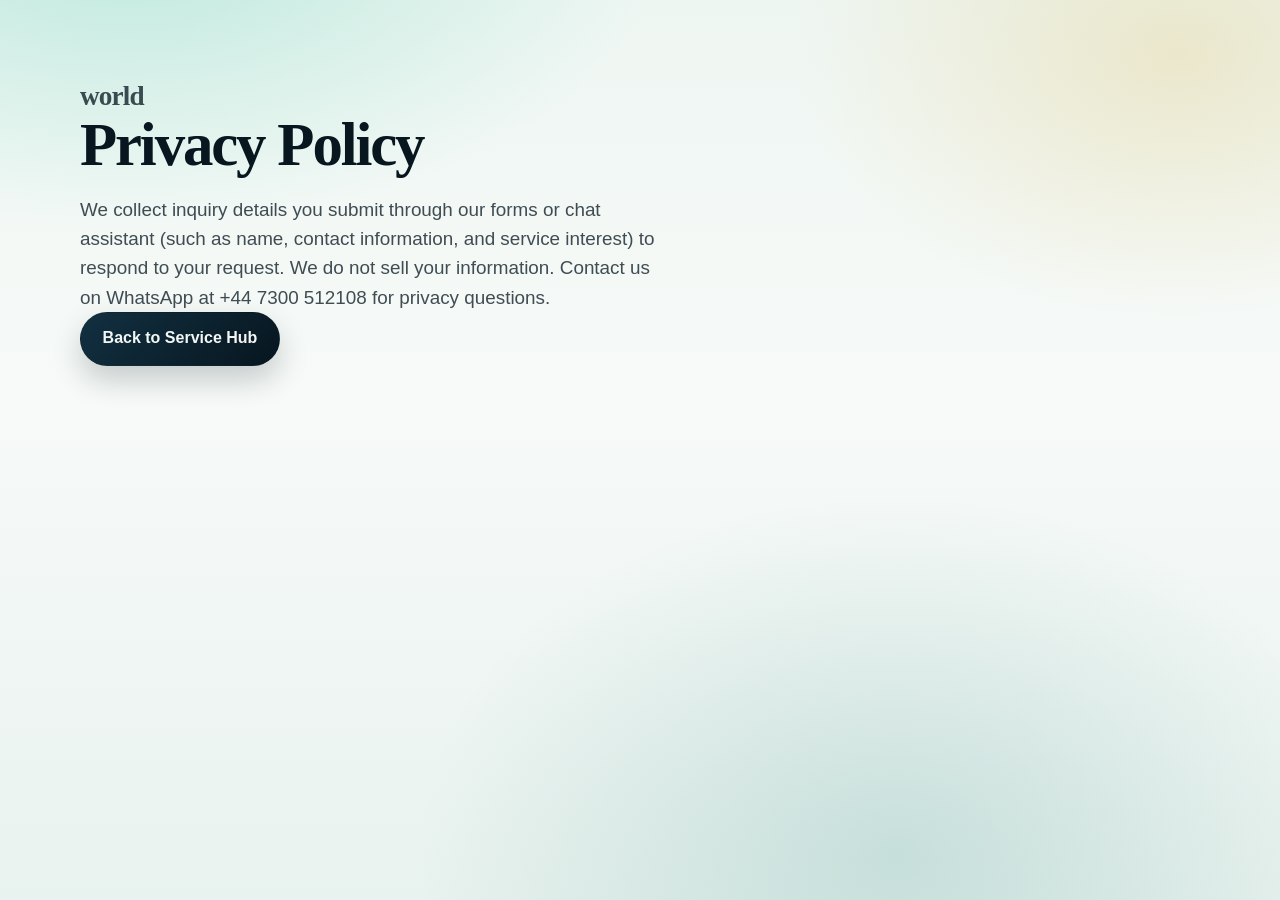
<file: privacy.html>
<!DOCTYPE html>
<html lang="en">
  <head>
    <meta charset="UTF-8" />
    <meta name="viewport" content="width=device-width, initial-scale=1, viewport-fit=cover" />
    <title>Privacy Policy | world</title>
    <link rel="stylesheet" href="hub.css?v=1" />
  </head>
  <body>
    <div class="bg-mesh" aria-hidden="true"></div>
    <main>
      <div class="wrap page-hero">
        <p class="brand-lockup">world</p>
        <h1>Privacy Policy</h1>
        <p>
          We collect inquiry details you submit through our forms or chat assistant
          (such as name, contact information, and service interest) to respond to
          your request. We do not sell your information. Contact us on WhatsApp
          at +44 7300 512108 for privacy questions.
        </p>
        <a class="btn btn-primary" href="index.html">Back to Service Hub</a>
      </div>
    </main>
  </body>
</html>
</file>
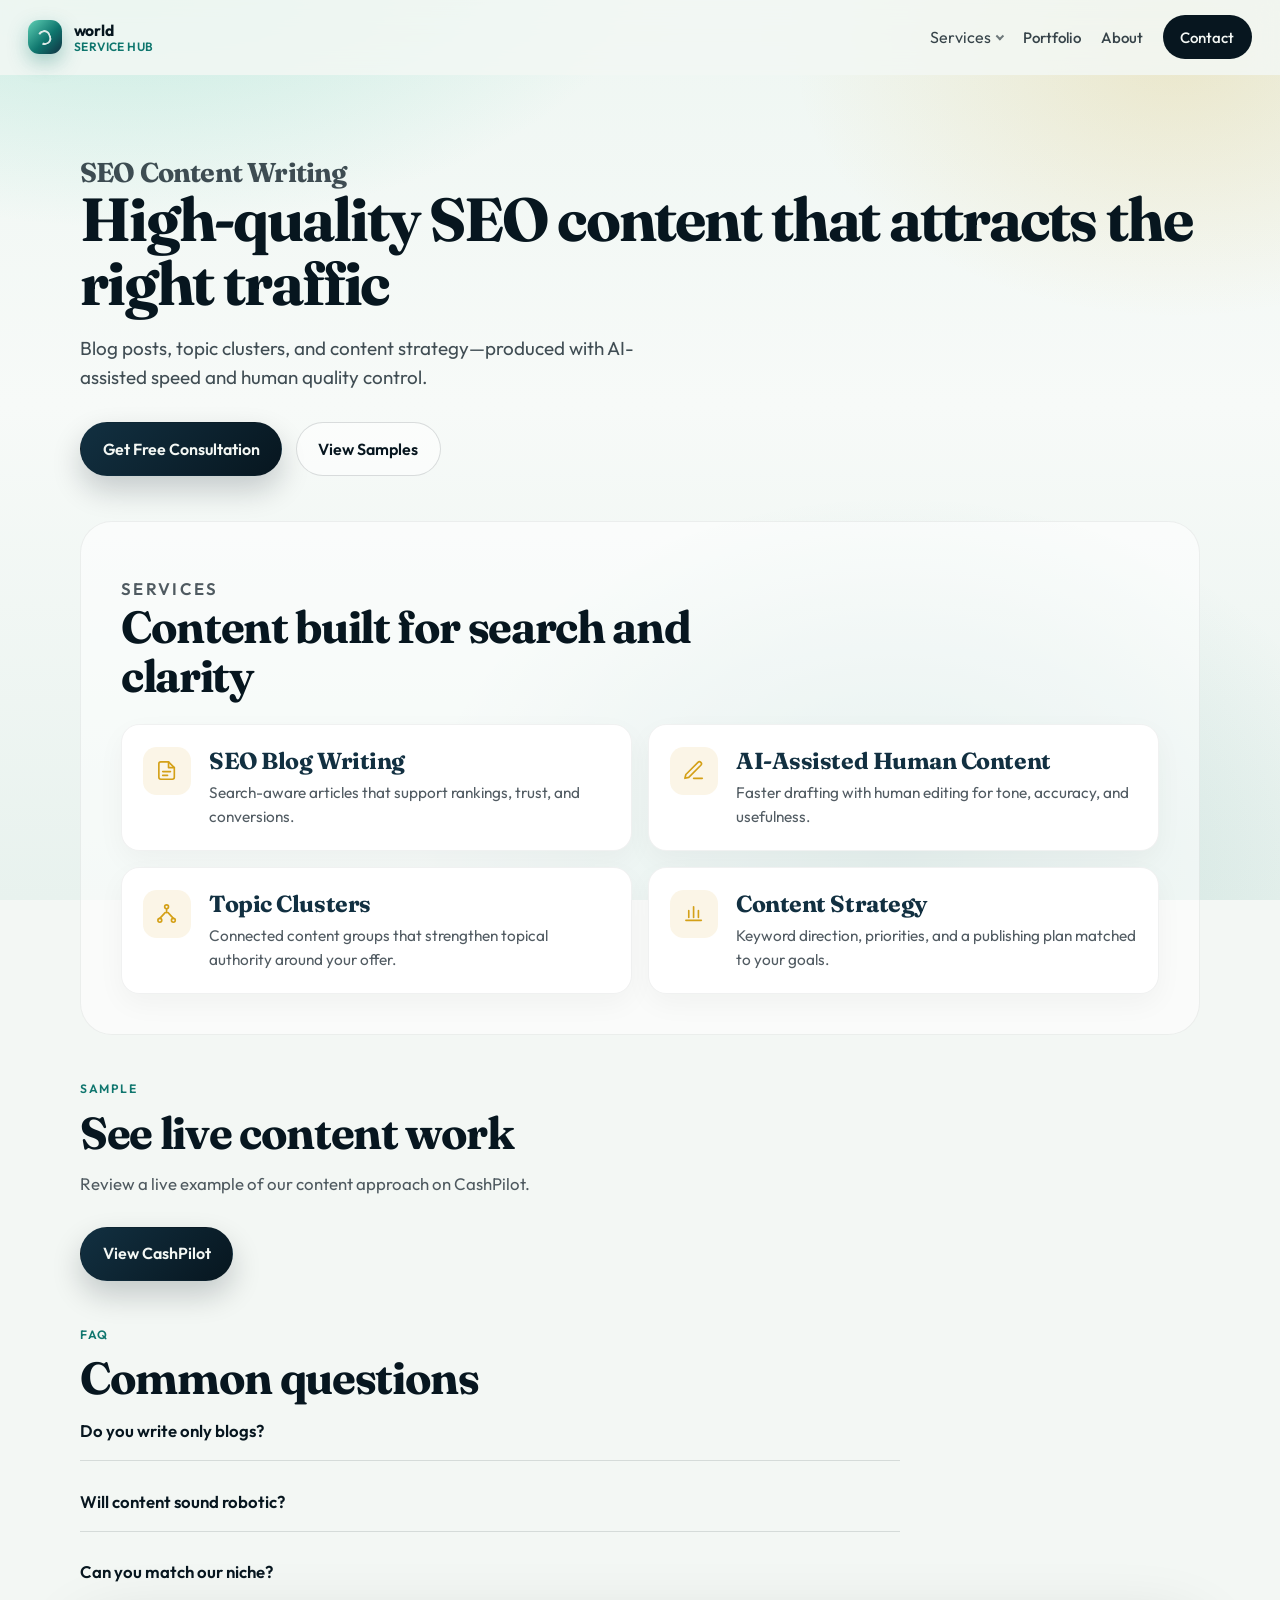
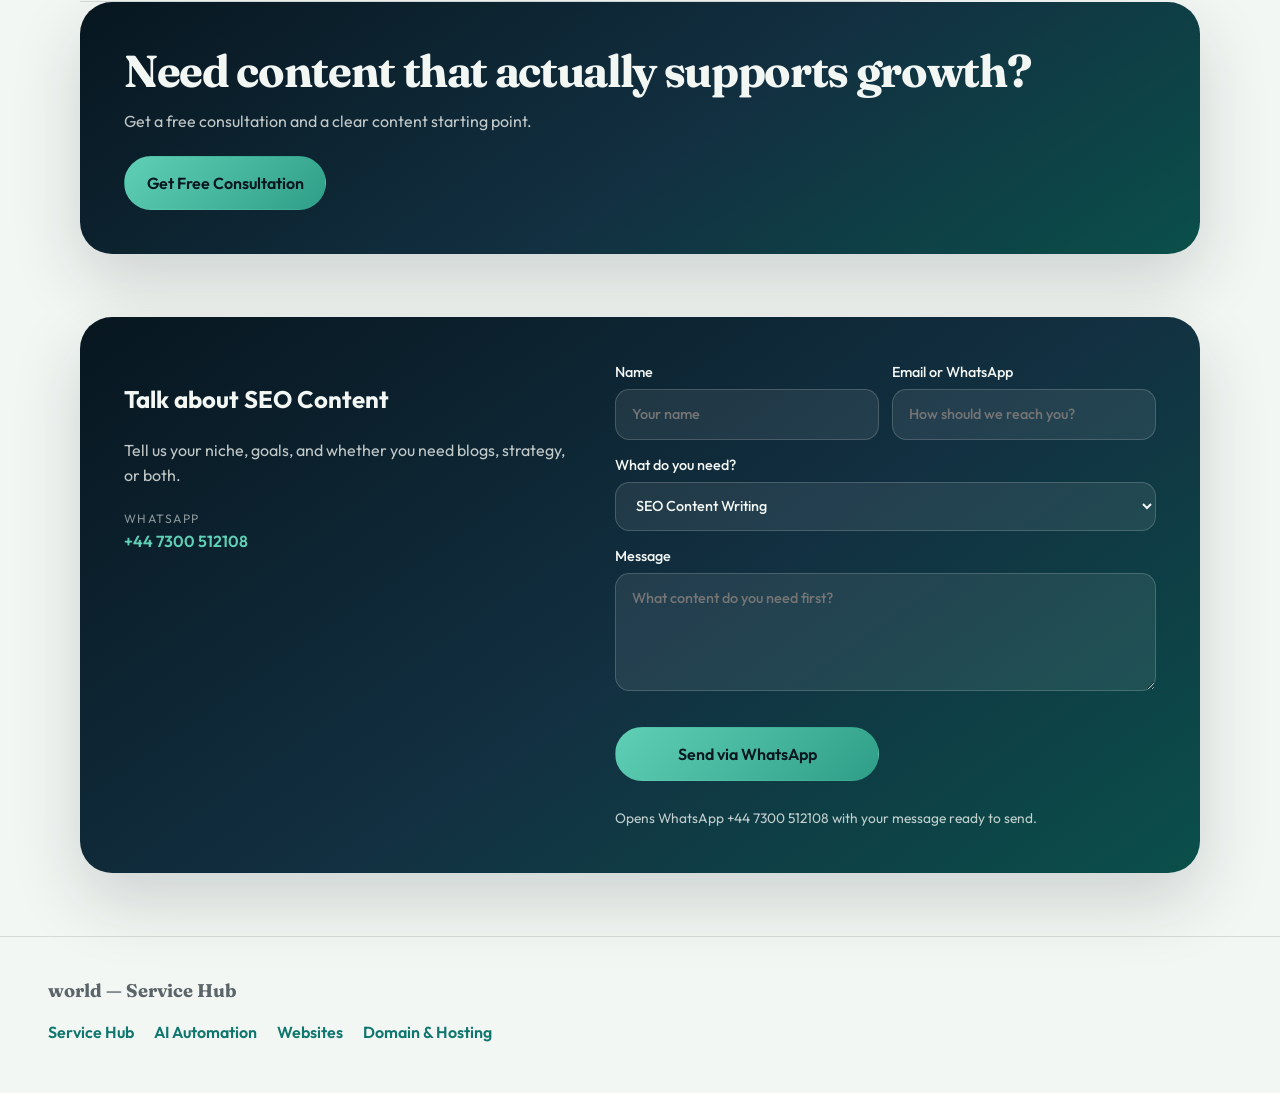
<file: seo-content.html>
<!DOCTYPE html>
<html lang="en">
  <head>
    <meta charset="UTF-8" />
    <meta name="viewport" content="width=device-width, initial-scale=1, viewport-fit=cover" />
    <title>SEO Content Writing | world</title>
    <meta
      name="description"
      content="SEO blog writing, AI-assisted human content, topic clusters, and content strategy that help you rank and convert."
    />
    <link rel="preconnect" href="https://fonts.googleapis.com" />
    <link rel="preconnect" href="https://fonts.gstatic.com" crossorigin />
    <link
      href="https://fonts.googleapis.com/css2?family=Fraunces:opsz,wght@9..144,500;9..144,700&family=Outfit:wght@400;500;600;700&display=swap"
      rel="stylesheet"
    />
    <link rel="stylesheet" href="hub.css?v=1" />
  </head>
  <body>
    <div class="bg-mesh" aria-hidden="true"></div>

    <header class="site-header">
      <a class="brand" href="index.html">
        <span class="brand-mark" aria-hidden="true"></span>
        <span class="brand-text">
          <strong>world</strong>
          <small>Service Hub</small>
        </span>
      </a>
      <nav class="nav" aria-label="Primary">
        <div class="nav-dropdown">
          <button type="button" class="nav-drop-btn" aria-expanded="false" aria-haspopup="true">
            Services
          </button>
          <div class="nav-drop-menu" role="menu">
            <a href="ai-automation.html" role="menuitem">AI Automation</a>
            <a href="seo-content.html" role="menuitem">SEO Content Writing</a>
            <a href="website-development.html" role="menuitem">Professional Website Design &amp; Development</a>
            <a href="domain-hosting.html" role="menuitem">Domain &amp; Hosting</a>
          </div>
        </div>
        <a href="index.html#portfolio">Portfolio</a>
        <a href="index.html#about">About</a>
        <a href="#contact" class="nav-cta">Contact</a>
      </nav>
      <button class="menu-toggle" type="button" aria-label="Open menu" aria-expanded="false">
        <span></span><span></span>
      </button>
    </header>

    <main>
      <div class="wrap">
        <section class="page-hero">
          <p class="brand-lockup">SEO Content Writing</p>
          <h1>High-quality SEO content that attracts the right traffic</h1>
          <p>
            Blog posts, topic clusters, and content strategy—produced with
            AI-assisted speed and human quality control.
          </p>
          <div class="page-actions">
            <a class="btn btn-primary" href="#contact">Get Free Consultation</a>
            <a
              class="btn btn-ghost js-open-tab"
              href="https://cashpilot.hhnexusmarketing.com/"
              target="_blank"
              rel="noopener noreferrer"
              >View Samples</a
            >
          </div>
        </section>

        <section class="offer-section">
          <div class="section-head">
            <p class="eyebrow">Services</p>
            <h2>Content built for search and clarity</h2>
          </div>
          <div class="offer-grid">
            <article class="offer-card">
              <div class="offer-icon" aria-hidden="true">
                <svg viewBox="0 0 24 24"><path d="M14 3H6a2 2 0 0 0-2 2v14a2 2 0 0 0 2 2h12a2 2 0 0 0 2-2V9z"/><path d="M14 3v6h6"/><path d="M8 13h8M8 17h5"/></svg>
              </div>
              <div class="offer-copy">
                <h3>SEO Blog Writing</h3>
                <p>Search-aware articles that support rankings, trust, and conversions.</p>
              </div>
            </article>
            <article class="offer-card">
              <div class="offer-icon" aria-hidden="true">
                <svg viewBox="0 0 24 24"><path d="M12 20h9"/><path d="M16.5 3.5a2.12 2.12 0 0 1 3 3L7 19l-4 1 1-4Z"/></svg>
              </div>
              <div class="offer-copy">
                <h3>AI-Assisted Human Content</h3>
                <p>Faster drafting with human editing for tone, accuracy, and usefulness.</p>
              </div>
            </article>
            <article class="offer-card">
              <div class="offer-icon" aria-hidden="true">
                <svg viewBox="0 0 24 24"><circle cx="12" cy="5" r="2"/><circle cx="5" cy="19" r="2"/><circle cx="19" cy="19" r="2"/><path d="M12 7v4M10.5 11 5 17M13.5 11 19 17"/></svg>
              </div>
              <div class="offer-copy">
                <h3>Topic Clusters</h3>
                <p>Connected content groups that strengthen topical authority around your offer.</p>
              </div>
            </article>
            <article class="offer-card">
              <div class="offer-icon" aria-hidden="true">
                <svg viewBox="0 0 24 24"><path d="M4 19h16"/><path d="M7 16V9"/><path d="M12 16V5"/><path d="M17 16v-7"/></svg>
              </div>
              <div class="offer-copy">
                <h3>Content Strategy</h3>
                <p>Keyword direction, priorities, and a publishing plan matched to your goals.</p>
              </div>
            </article>
          </div>
        </section>

        <section class="page-block reveal">
          <p class="eyebrow">Sample</p>
          <h2>See live content work</h2>
          <p class="lead">
            Review a live example of our content approach on CashPilot.
          </p>
          <div class="page-actions">
            <a
              class="btn btn-primary js-open-tab"
              href="https://cashpilot.hhnexusmarketing.com/"
              target="_blank"
              rel="noopener noreferrer"
              >View CashPilot</a
            >
          </div>
        </section>

        <section class="page-block reveal" id="faq">
          <p class="eyebrow">FAQ</p>
          <h2>Common questions</h2>
          <div class="faq-list">
            <details class="faq-item">
              <summary>Do you write only blogs?</summary>
              <p>No. We also support website copy, service pages, and structured content plans.</p>
            </details>
            <details class="faq-item">
              <summary>Will content sound robotic?</summary>
              <p>No. AI helps with speed; humans refine voice, structure, and final quality.</p>
            </details>
            <details class="faq-item">
              <summary>Can you match our niche?</summary>
              <p>Yes. We start from your audience, offer, and keywords before writing.</p>
            </details>
          </div>
        </section>

        <section class="final-cta reveal">
          <h2>Need content that actually supports growth?</h2>
          <p>Get a free consultation and a clear content starting point.</p>
          <a class="btn btn-primary" href="#contact">Get Free Consultation</a>
        </section>

        <section class="cta-band reveal" id="contact">
          <div>
            <h2>Talk about SEO Content</h2>
            <p>Tell us your niche, goals, and whether you need blogs, strategy, or both.</p>
            <ul class="contact-channels">
              <li>
                <span>WhatsApp</span>
                <a href="https://wa.me/447300512108" target="_blank" rel="noopener noreferrer">+44 7300 512108</a>
              </li>
            </ul>
          </div>
          <form class="contact-form" action="#" method="post">
            <label>
              <span>Name</span>
              <input type="text" name="name" required placeholder="Your name" />
            </label>
            <label>
              <span>Email or WhatsApp</span>
              <input type="text" name="contact" required placeholder="How should we reach you?" />
            </label>
            <label class="full">
              <span>What do you need?</span>
              <select name="interest" required>
                <option>AI Automation</option>
                <option selected>SEO Content Writing</option>
                <option>Professional Website Design &amp; Development</option>
                <option>Domain &amp; Hosting</option>
              </select>
            </label>
            <label class="full">
              <span>Message</span>
              <textarea name="message" rows="4" placeholder="What content do you need first?"></textarea>
            </label>
            <div class="form-actions full">
              <button class="btn btn-primary" type="submit" name="channel" value="whatsapp">Send via WhatsApp</button>
            </div>
            <p class="form-note">Opens WhatsApp +44 7300 512108 with your message ready to send.</p>
          </form>
        </section>
      </div>
    </main>

    <footer class="site-footer">
      <p class="footer-brand">world — Service Hub</p>
      <div class="footer-links">
        <a href="index.html">Service Hub</a>
        <a href="ai-automation.html">AI Automation</a>
        <a href="website-development.html">Websites</a>
        <a href="domain-hosting.html">Domain &amp; Hosting</a>
      </div>
    </footer>
    <script src="script.js?v=1"></script>
  </body>
</html>
</file>
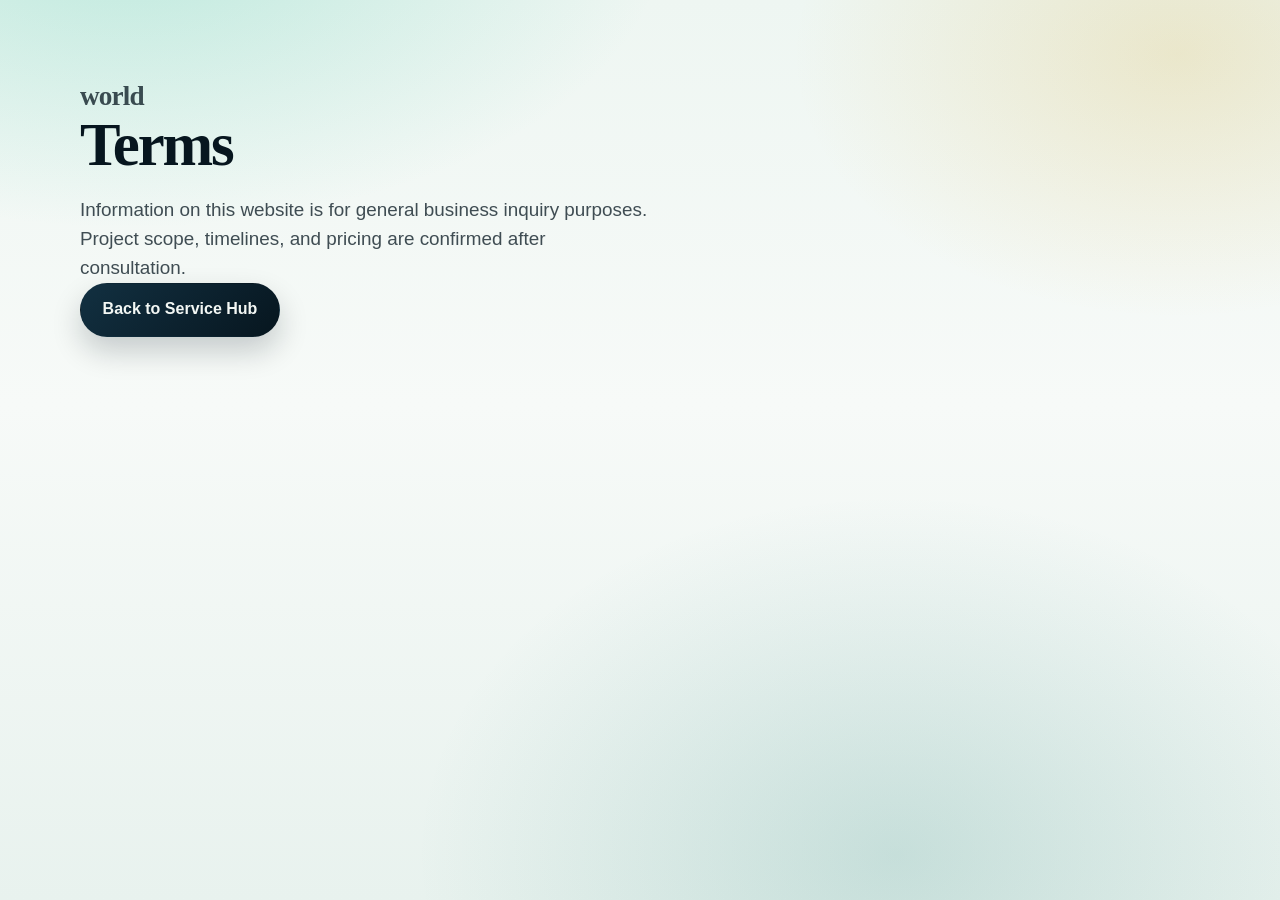
<file: terms.html>
<!DOCTYPE html>
<html lang="en">
  <head>
    <meta charset="UTF-8" />
    <meta name="viewport" content="width=device-width, initial-scale=1, viewport-fit=cover" />
    <title>Terms | world</title>
    <link rel="stylesheet" href="hub.css?v=1" />
  </head>
  <body>
    <div class="bg-mesh" aria-hidden="true"></div>
    <main>
      <div class="wrap page-hero">
        <p class="brand-lockup">world</p>
        <h1>Terms</h1>
        <p>
          Information on this website is for general business inquiry purposes.
          Project scope, timelines, and pricing are confirmed after consultation.
        </p>
        <a class="btn btn-primary" href="index.html">Back to Service Hub</a>
      </div>
    </main>
  </body>
</html>
</file>
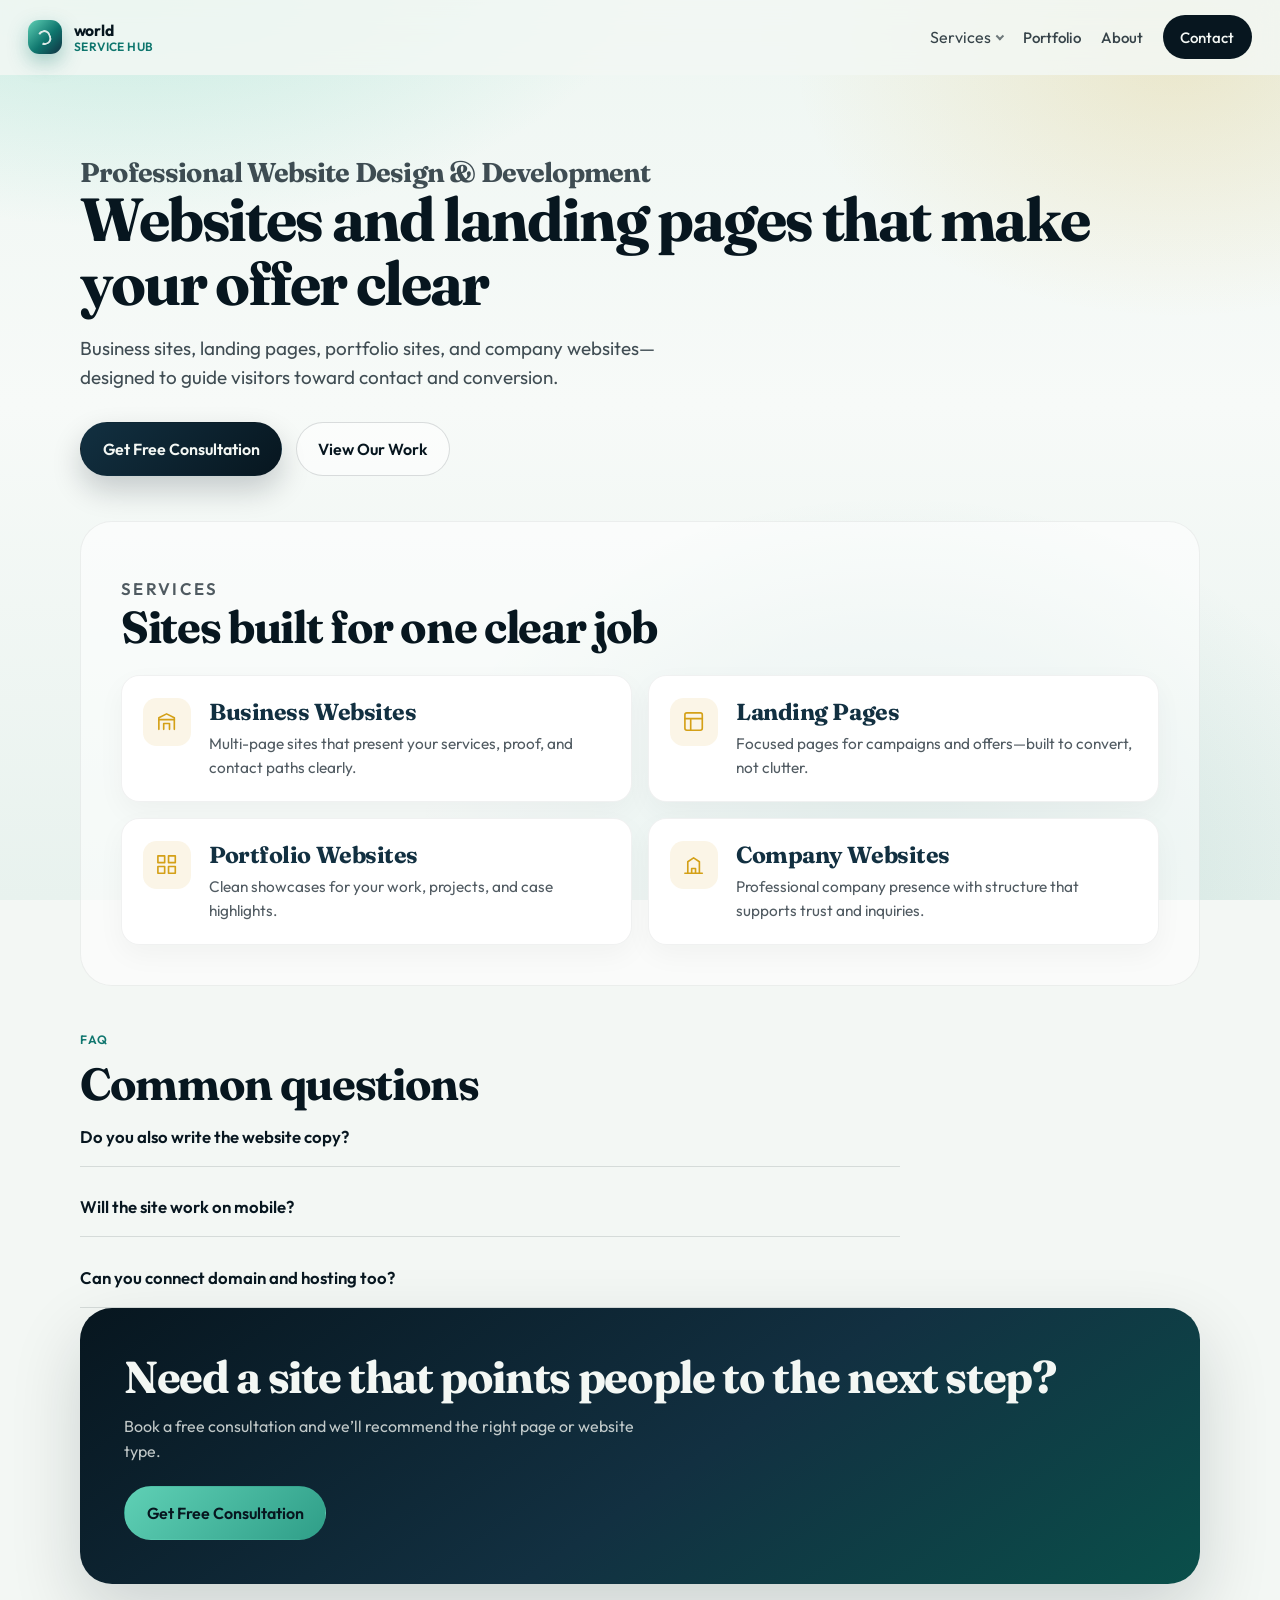
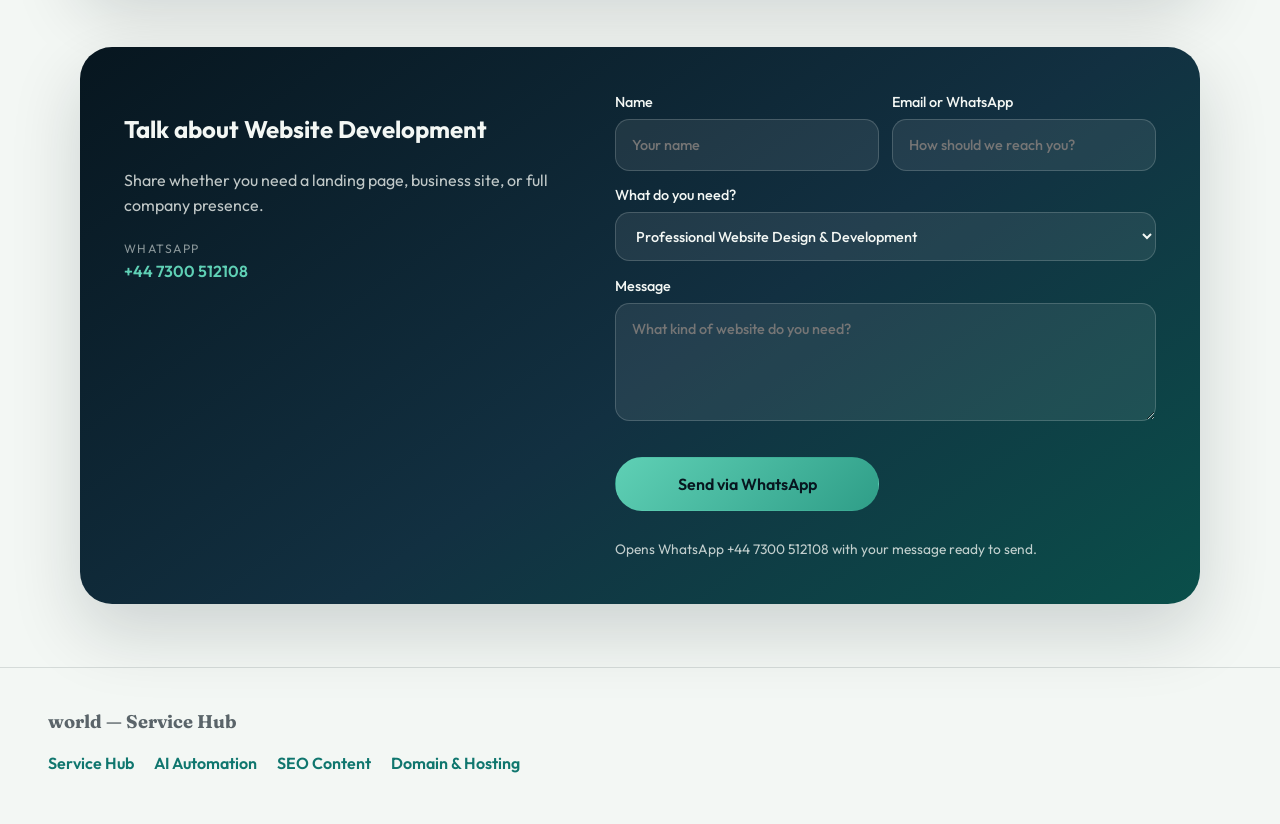
<file: website-development.html>
<!DOCTYPE html>
<html lang="en">
  <head>
    <meta charset="UTF-8" />
    <meta name="viewport" content="width=device-width, initial-scale=1, viewport-fit=cover" />
    <title>Website Development | world</title>
    <meta
      name="description"
      content="Business websites, landing pages, portfolio sites, and company websites built for clarity and conversion."
    />
    <link rel="preconnect" href="https://fonts.googleapis.com" />
    <link rel="preconnect" href="https://fonts.gstatic.com" crossorigin />
    <link
      href="https://fonts.googleapis.com/css2?family=Fraunces:opsz,wght@9..144,500;9..144,700&family=Outfit:wght@400;500;600;700&display=swap"
      rel="stylesheet"
    />
    <link rel="stylesheet" href="hub.css?v=1" />
  </head>
  <body>
    <div class="bg-mesh" aria-hidden="true"></div>

    <header class="site-header">
      <a class="brand" href="index.html">
        <span class="brand-mark" aria-hidden="true"></span>
        <span class="brand-text">
          <strong>world</strong>
          <small>Service Hub</small>
        </span>
      </a>
      <nav class="nav" aria-label="Primary">
        <div class="nav-dropdown">
          <button type="button" class="nav-drop-btn" aria-expanded="false" aria-haspopup="true">
            Services
          </button>
          <div class="nav-drop-menu" role="menu">
            <a href="ai-automation.html" role="menuitem">AI Automation</a>
            <a href="seo-content.html" role="menuitem">SEO Content Writing</a>
            <a href="website-development.html" role="menuitem">Professional Website Design &amp; Development</a>
            <a href="domain-hosting.html" role="menuitem">Domain &amp; Hosting</a>
          </div>
        </div>
        <a href="index.html#portfolio">Portfolio</a>
        <a href="index.html#about">About</a>
        <a href="#contact" class="nav-cta">Contact</a>
      </nav>
      <button class="menu-toggle" type="button" aria-label="Open menu" aria-expanded="false">
        <span></span><span></span>
      </button>
    </header>

    <main>
      <div class="wrap">
        <section class="page-hero">
          <p class="brand-lockup">Professional Website Design &amp; Development</p>
          <h1>Websites and landing pages that make your offer clear</h1>
          <p>
            Business sites, landing pages, portfolio sites, and company websites—
            designed to guide visitors toward contact and conversion.
          </p>
          <div class="page-actions">
            <a class="btn btn-primary" href="#contact">Get Free Consultation</a>
            <a class="btn btn-ghost" href="index.html#portfolio">View Our Work</a>
          </div>
        </section>

        <section class="offer-section">
          <div class="section-head">
            <p class="eyebrow">Services</p>
            <h2>Sites built for one clear job</h2>
          </div>
          <div class="offer-grid">
            <article class="offer-card">
              <div class="offer-icon" aria-hidden="true">
                <svg viewBox="0 0 24 24"><path d="M4 20V8l8-4 8 4v12"/><path d="M9 20v-6h6v6"/><path d="M4 10h16"/></svg>
              </div>
              <div class="offer-copy">
                <h3>Business Websites</h3>
                <p>Multi-page sites that present your services, proof, and contact paths clearly.</p>
              </div>
            </article>
            <article class="offer-card">
              <div class="offer-icon" aria-hidden="true">
                <svg viewBox="0 0 24 24"><rect x="3" y="3" width="18" height="18" rx="2"/><path d="M3 9h18M9 21V9"/></svg>
              </div>
              <div class="offer-copy">
                <h3>Landing Pages</h3>
                <p>Focused pages for campaigns and offers—built to convert, not clutter.</p>
              </div>
            </article>
            <article class="offer-card">
              <div class="offer-icon" aria-hidden="true">
                <svg viewBox="0 0 24 24"><rect x="3" y="3" width="7" height="7"/><rect x="14" y="3" width="7" height="7"/><rect x="3" y="14" width="7" height="7"/><rect x="14" y="14" width="7" height="7"/></svg>
              </div>
              <div class="offer-copy">
                <h3>Portfolio Websites</h3>
                <p>Clean showcases for your work, projects, and case highlights.</p>
              </div>
            </article>
            <article class="offer-card">
              <div class="offer-icon" aria-hidden="true">
                <svg viewBox="0 0 24 24"><path d="M3 21h18"/><path d="M6 21V9l6-4 6 4v12"/><path d="M10 21v-5h4v5"/></svg>
              </div>
              <div class="offer-copy">
                <h3>Company Websites</h3>
                <p>Professional company presence with structure that supports trust and inquiries.</p>
              </div>
            </article>
          </div>
        </section>

        <section class="page-block reveal" id="faq">
          <p class="eyebrow">FAQ</p>
          <h2>Common questions</h2>
          <div class="faq-list">
            <details class="faq-item">
              <summary>Do you also write the website copy?</summary>
              <p>Yes. We can write or refine page copy so the design and message work together.</p>
            </details>
            <details class="faq-item">
              <summary>Will the site work on mobile?</summary>
              <p>Yes. Every site is built to load cleanly on desktop and mobile.</p>
            </details>
            <details class="faq-item">
              <summary>Can you connect domain and hosting too?</summary>
              <p>Yes—see our Domain &amp; Hosting service if you need setup beyond the website itself.</p>
            </details>
          </div>
        </section>

        <section class="final-cta reveal">
          <h2>Need a site that points people to the next step?</h2>
          <p>Book a free consultation and we’ll recommend the right page or website type.</p>
          <a class="btn btn-primary" href="#contact">Get Free Consultation</a>
        </section>

        <section class="cta-band reveal" id="contact">
          <div>
            <h2>Talk about Website Development</h2>
            <p>Share whether you need a landing page, business site, or full company presence.</p>
            <ul class="contact-channels">
              <li>
                <span>WhatsApp</span>
                <a href="https://wa.me/447300512108" target="_blank" rel="noopener noreferrer">+44 7300 512108</a>
              </li>
            </ul>
          </div>
          <form class="contact-form" action="#" method="post">
            <label>
              <span>Name</span>
              <input type="text" name="name" required placeholder="Your name" />
            </label>
            <label>
              <span>Email or WhatsApp</span>
              <input type="text" name="contact" required placeholder="How should we reach you?" />
            </label>
            <label class="full">
              <span>What do you need?</span>
              <select name="interest" required>
                <option>AI Automation</option>
                <option>SEO Content Writing</option>
                <option selected>Professional Website Design &amp; Development</option>
                <option>Domain &amp; Hosting</option>
              </select>
            </label>
            <label class="full">
              <span>Message</span>
              <textarea name="message" rows="4" placeholder="What kind of website do you need?"></textarea>
            </label>
            <div class="form-actions full">
              <button class="btn btn-primary" type="submit" name="channel" value="whatsapp">Send via WhatsApp</button>
            </div>
            <p class="form-note">Opens WhatsApp +44 7300 512108 with your message ready to send.</p>
          </form>
        </section>
      </div>
    </main>

    <footer class="site-footer">
      <p class="footer-brand">world — Service Hub</p>
      <div class="footer-links">
        <a href="index.html">Service Hub</a>
        <a href="ai-automation.html">AI Automation</a>
        <a href="seo-content.html">SEO Content</a>
        <a href="domain-hosting.html">Domain &amp; Hosting</a>
      </div>
    </footer>
    <script src="script.js?v=1"></script>
  </body>
</html>
</file>
<file: hub.css>
:root {
  --ink: #07161f;
  --ink-soft: #123041;
  --foam: #f3f7f4;
  --mist: #d7ebe3;
  --teal: #0f766e;
  --mint: #5fd0b5;
  --gold: #d4a017;
  --line: rgba(7, 22, 31, 0.12);
  --shadow: 0 28px 70px rgba(7, 22, 31, 0.16);
  --radius: 24px;
  --font-display: "Fraunces", Georgia, "Times New Roman", serif;
  --font-body: "Outfit", "Segoe UI", Tahoma, sans-serif;
  --page-pad: clamp(1.15rem, 4vw, 1.75rem);
  --wrap: min(1120px, calc(100% - (var(--page-pad) * 2)));
  --safe-bottom: env(safe-area-inset-bottom, 0px);
  --safe-right: env(safe-area-inset-right, 0px);
  --safe-left: env(safe-area-inset-left, 0px);
  --safe-top: env(safe-area-inset-top, 0px);
}

*,
*::before,
*::after {
  box-sizing: border-box;
}

html {
  scroll-behavior: smooth;
  -webkit-text-size-adjust: 100%;
  text-size-adjust: 100%;
}

body {
  margin: 0;
  font-family: var(--font-body);
  color: var(--ink);
  background: var(--foam);
  line-height: 1.55;
  overflow-x: hidden;
  max-width: 100%;
  -webkit-font-smoothing: antialiased;
  -moz-osx-font-smoothing: grayscale;
}

a {
  color: inherit;
  text-decoration: none;
}

img,
svg {
  display: block;
  max-width: 100%;
}

.bg-mesh {
  position: fixed;
  inset: 0;
  z-index: -1;
  background:
    radial-gradient(900px 500px at 10% -8%, rgba(95, 208, 181, 0.34), transparent 60%),
    radial-gradient(700px 480px at 92% 6%, rgba(212, 160, 23, 0.18), transparent 55%),
    radial-gradient(800px 600px at 70% 95%, rgba(15, 118, 110, 0.16), transparent 60%),
    linear-gradient(180deg, #eef6f2 0%, #f7faf8 45%, #e8f2ee 100%);
}

.site-header {
  position: -webkit-sticky;
  position: sticky;
  top: 0;
  z-index: 40;
  display: flex;
  align-items: center;
  justify-content: space-between;
  gap: 1rem;
  padding: max(0.95rem, var(--safe-top)) max(var(--page-pad), var(--safe-right)) 0.95rem
    max(var(--page-pad), var(--safe-left));
  -webkit-backdrop-filter: saturate(1.2) blur(14px);
  backdrop-filter: saturate(1.2) blur(14px);
  background: rgba(243, 247, 244, 0.86);
  border-bottom: 1px solid transparent;
  transition: border-color 0.3s ease, background 0.3s ease;
}

.site-header.scrolled {
  border-bottom-color: var(--line);
  background: rgba(243, 247, 244, 0.92);
}

.brand {
  display: flex;
  align-items: center;
  gap: 0.75rem;
  min-width: 0;
}

.brand-mark {
  width: 2.1rem;
  height: 2.1rem;
  border-radius: 0.7rem;
  flex-shrink: 0;
  background: linear-gradient(135deg, var(--mint), var(--teal) 55%, var(--ink-soft));
  box-shadow: 0 8px 20px rgba(15, 118, 110, 0.35);
  position: relative;
}

.brand-mark::after {
  content: "";
  position: absolute;
  inset: 28% 30% 28% 30%;
  border: 2px solid rgba(243, 247, 244, 0.9);
  border-radius: 999px;
  border-left-color: transparent;
  transform: rotate(-20deg);
}

.brand-text {
  display: grid;
  gap: 0.1rem;
  line-height: 1.15;
}

.brand-text strong {
  font-size: 0.98rem;
  letter-spacing: -0.01em;
}

.brand-text small {
  font-size: 0.75rem;
  color: var(--teal);
  font-weight: 600;
  letter-spacing: 0.04em;
  text-transform: uppercase;
}

.nav {
  display: flex;
  align-items: center;
  gap: 1.25rem;
}

.nav a,
.nav-drop-btn {
  font-size: 0.94rem;
  font-weight: 500;
  opacity: 0.8;
  transition: opacity 0.2s ease;
  color: inherit;
}

.nav a:hover,
.nav a[aria-current="page"],
.nav-drop-btn:hover,
.nav-dropdown.open .nav-drop-btn {
  opacity: 1;
}

.nav-dropdown {
  position: relative;
}

.nav-drop-btn {
  border: 0;
  background: transparent;
  font: inherit;
  cursor: pointer;
  padding: 0;
  display: inline-flex;
  align-items: center;
  gap: 0.35rem;
}

.nav-drop-btn::after {
  content: "";
  width: 0.4rem;
  height: 0.4rem;
  border-right: 2px solid currentColor;
  border-bottom: 2px solid currentColor;
  transform: rotate(45deg) translateY(-1px);
  opacity: 0.7;
}

.nav-drop-menu {
  position: absolute;
  top: calc(100% + 0.7rem);
  left: 0;
  min-width: 15.5rem;
  display: none;
  flex-direction: column;
  gap: 0.15rem;
  padding: 0.55rem;
  border-radius: 1rem;
  background: rgba(255, 255, 255, 0.97);
  border: 1px solid var(--line);
  box-shadow: var(--shadow);
  z-index: 50;
}

.nav-dropdown.open .nav-drop-menu {
  display: flex;
}

.nav-drop-menu a {
  opacity: 1;
  padding: 0.7rem 0.85rem;
  border-radius: 0.7rem;
  white-space: nowrap;
}

.nav-drop-menu a:hover {
  background: rgba(15, 118, 110, 0.1);
  color: var(--teal);
}

.hero-simple {
  grid-template-columns: 1.05fr 0.95fr;
  min-height: min(82vh, 780px);
  min-height: min(82dvh, 780px);
  max-width: none;
  align-items: center;
}

.hero-orbits {
  position: relative;
  min-height: 380px;
  width: 100%;
  max-width: 100%;
}

.hero-orbits .orbit-a {
  inset: 8% 10% 8% 10%;
}

.hero-orbits .orbit-b {
  inset: 22% 18% 22% 18%;
}

.orbit-core {
  position: absolute;
  top: 50%;
  left: 50%;
  width: 5.5rem;
  height: 5.5rem;
  border-radius: 50%;
  transform: translate(-50%, -50%);
  background:
    radial-gradient(circle at 35% 30%, rgba(95, 208, 181, 0.95), transparent 40%),
    linear-gradient(145deg, var(--ink-soft), var(--teal));
  box-shadow:
    0 0 0 12px rgba(95, 208, 181, 0.12),
    0 18px 40px rgba(7, 22, 31, 0.18);
  animation: float 6s ease-in-out infinite;
}

.orbit-core::after {
  content: "";
  position: absolute;
  inset: 28% 30% 28% 30%;
  border: 2px solid rgba(243, 247, 244, 0.9);
  border-radius: 999px;
  border-left-color: transparent;
  transform: rotate(-20deg);
}

.nav-cta {
  padding: 0.65rem 1.1rem;
  border-radius: 999px;
  background: var(--ink);
  color: var(--foam) !important;
  opacity: 1 !important;
}

.menu-toggle {
  display: none;
  width: 2.5rem;
  height: 2.5rem;
  border: 0;
  background: transparent;
  padding: 0;
  cursor: pointer;
}

.menu-toggle span {
  display: block;
  width: 1.35rem;
  height: 2px;
  margin: 0.28rem auto;
  background: var(--ink);
  transition: transform 0.25s ease;
}

.wrap {
  width: var(--wrap);
  max-width: 100%;
  margin-inline: auto;
  padding-inline: 0;
}

.hero {
  min-height: min(92vh, 860px);
  min-height: min(92dvh, 860px);
  display: grid;
  grid-template-columns: 1.05fr 0.95fr;
  gap: clamp(2rem, 5vw, 4rem);
  align-items: center;
  padding: clamp(2rem, 6vh, 4rem) 0 clamp(3rem, 8vh, 5rem);
}

.hero > *,
.hub-card,
.contact-grid > *,
.footer-grid > * {
  min-width: 0;
}

.brand-lockup {
  margin: 0 0 1rem;
  font-family: var(--font-display);
  font-size: clamp(1.4rem, 3vw, 2rem);
  font-weight: 700;
  letter-spacing: -0.03em;
  color: var(--teal);
  line-height: 1.15;
}

.hero h1,
.page-hero h1 {
  margin: 0;
  font-family: var(--font-display);
  font-size: clamp(2.3rem, 5.2vw, 3.8rem);
  line-height: 1.05;
  letter-spacing: -0.035em;
}

.hero-lede,
.page-hero p {
  margin: 1.15rem 0 0;
  font-size: clamp(1.05rem, 1.7vw, 1.18rem);
  max-width: 36rem;
  color: rgba(7, 22, 31, 0.76);
}

.hero-actions,
.page-actions {
  display: flex;
  flex-wrap: wrap;
  gap: 0.85rem;
  margin-top: 1.85rem;
}

.btn {
  display: inline-flex;
  align-items: center;
  justify-content: center;
  min-height: 3rem;
  padding: 0.85rem 1.35rem;
  border-radius: 999px;
  border: 1px solid transparent;
  font: inherit;
  font-weight: 600;
  cursor: pointer;
  transition: transform 0.2s ease, background 0.2s ease, border-color 0.2s ease;
}

.btn:hover {
  transform: translateY(-2px);
}

.btn-primary {
  background: linear-gradient(135deg, var(--ink-soft), var(--ink));
  color: var(--foam);
  box-shadow: 0 14px 30px rgba(7, 22, 31, 0.2);
}

.btn-ghost {
  background: rgba(255, 255, 255, 0.5);
  border-color: rgba(7, 22, 31, 0.14);
}

.hero-visual {
  position: relative;
  min-height: 420px;
  animation: rise 1s 0.1s ease both;
}

.hero-copy {
  animation: rise 0.85s ease both;
}

.orbit {
  position: absolute;
  border-radius: 50%;
  border: 1px solid rgba(15, 118, 110, 0.25);
  animation: spin 30s linear infinite;
  pointer-events: none;
}

.orbit-a {
  inset: 2% 6% 16% 2%;
}

.orbit-b {
  inset: 16% -2% -2% 16%;
  border-style: dashed;
  animation-direction: reverse;
  animation-duration: 42s;
}

.dash-panel {
  position: absolute;
  inset: 8% 4% 8% 8%;
  padding: 1.35rem;
  border-radius: calc(var(--radius) + 6px);
  background: linear-gradient(160deg, rgba(255, 255, 255, 0.86), rgba(215, 235, 227, 0.75));
  border: 1px solid rgba(255, 255, 255, 0.7);
  box-shadow: var(--shadow);
  overflow: hidden;
}

.dash-panel::before {
  content: "";
  position: absolute;
  width: 180px;
  height: 180px;
  right: -40px;
  top: -50px;
  border-radius: 50%;
  background: radial-gradient(circle, rgba(95, 208, 181, 0.5), transparent 70%);
  animation: float 6s ease-in-out infinite;
}

.dash-top {
  display: flex;
  gap: 0.55rem;
  margin-bottom: 1.2rem;
}

.dash-top span {
  width: 0.55rem;
  height: 0.55rem;
  border-radius: 50%;
  background: rgba(7, 22, 31, 0.15);
}

.dash-top span:first-child {
  background: var(--mint);
}

.dash-grid {
  display: grid;
  grid-template-columns: 1.1fr 0.9fr;
  gap: 0.85rem;
}

.dash-tile {
  padding: 1rem;
  border-radius: 1rem;
  background: rgba(255, 255, 255, 0.72);
  border: 1px solid rgba(7, 22, 31, 0.06);
}

.dash-tile strong {
  display: block;
  font-family: var(--font-display);
  font-size: 1.15rem;
  letter-spacing: -0.02em;
  margin-bottom: 0.25rem;
}

.dash-tile span {
  font-size: 0.88rem;
  color: rgba(7, 22, 31, 0.65);
}

.dash-tile.wide {
  grid-column: 1 / -1;
}

.dash-tile.dark {
  background: linear-gradient(145deg, var(--ink-soft), var(--teal));
  color: var(--foam);
  border-color: transparent;
}

.dash-tile.dark span {
  color: rgba(243, 247, 244, 0.75);
}

.flow {
  display: flex;
  gap: 0.4rem;
  margin-top: 0.8rem;
  flex-wrap: wrap;
}

.flow i {
  font-style: normal;
  font-size: 0.78rem;
  padding: 0.35rem 0.55rem;
  border-radius: 999px;
  background: rgba(15, 118, 110, 0.12);
  color: var(--teal);
  font-weight: 600;
}

.section {
  padding: clamp(3rem, 8vh, 5.5rem) 0;
}

.section-head {
  max-width: 40rem;
  margin-bottom: clamp(1.75rem, 4vh, 2.75rem);
}

.eyebrow {
  margin: 0 0 0.55rem;
  text-transform: uppercase;
  letter-spacing: 0.14em;
  font-size: 0.76rem;
  font-weight: 600;
  color: var(--teal);
}

.section-head h2,
.page-block h2,
.final-cta h2 {
  margin: 0;
  font-family: var(--font-display);
  font-size: clamp(1.9rem, 3.8vw, 2.8rem);
  letter-spacing: -0.03em;
  line-height: 1.1;
}

.section-head p,
.page-block > p.lead {
  margin: 0.85rem 0 0;
  color: rgba(7, 22, 31, 0.7);
  font-size: 1.05rem;
}

.service-grid {
  display: grid;
  grid-template-columns: repeat(2, minmax(0, 1fr));
  gap: 1.1rem;
}

.service-link {
  display: grid;
  gap: 1rem;
  padding: 1.4rem 1.45rem 1.3rem;
  border-radius: var(--radius);
  background: rgba(255, 255, 255, 0.55);
  border: 1px solid rgba(7, 22, 31, 0.08);
  transition: transform 0.25s ease, border-color 0.25s ease, background 0.25s ease;
}

.service-link:hover {
  transform: translateY(-4px);
  border-color: rgba(15, 118, 110, 0.28);
  background: rgba(255, 255, 255, 0.92);
}

.service-link h3 {
  margin: 0;
  font-family: var(--font-display);
  font-size: 1.55rem;
  letter-spacing: -0.02em;
}

.service-link ul {
  margin: 0;
  padding: 0;
  list-style: none;
  display: grid;
  gap: 0.45rem;
}

.service-link li {
  position: relative;
  padding-left: 1rem;
  color: rgba(7, 22, 31, 0.72);
  font-size: 0.96rem;
}

.service-link li::before {
  content: "";
  position: absolute;
  left: 0;
  top: 0.55rem;
  width: 0.35rem;
  height: 0.35rem;
  border-radius: 50%;
  background: var(--teal);
}

.service-link .link-out {
  margin-top: 0.25rem;
  font-weight: 700;
  color: var(--teal);
}

.why-list,
.proof-list {
  display: grid;
  grid-template-columns: repeat(5, minmax(0, 1fr));
  gap: 0.85rem;
}

.why-list li,
.proof-list li {
  list-style: none;
  margin: 0;
  padding: 1.1rem 1rem;
  border-top: 2px solid var(--teal);
  background: rgba(255, 255, 255, 0.4);
}

.why-list,
.proof-list {
  margin: 0;
  padding: 0;
}

.why-list strong,
.proof-list strong {
  display: block;
  font-family: var(--font-display);
  font-size: 1.15rem;
  letter-spacing: -0.02em;
  margin-bottom: 0.35rem;
}

.why-list span,
.proof-list span {
  font-size: 0.92rem;
  color: rgba(7, 22, 31, 0.68);
}

.process {
  display: grid;
  grid-template-columns: repeat(6, minmax(0, 1fr));
  gap: 0.75rem;
  counter-reset: step;
}

.process li {
  list-style: none;
  margin: 0;
  padding: 1rem 0.85rem;
  border-radius: 1rem;
  background: rgba(255, 255, 255, 0.5);
  border: 1px solid rgba(7, 22, 31, 0.07);
  counter-increment: step;
}

.process {
  margin: 0;
  padding: 0;
}

.process li::before {
  content: counter(step, decimal-leading-zero);
  display: block;
  font-family: var(--font-display);
  color: var(--gold);
  font-size: 1.2rem;
  margin-bottom: 0.4rem;
}

.process strong {
  display: block;
  font-size: 0.98rem;
  letter-spacing: -0.01em;
}

.portfolio-grid {
  display: grid;
  grid-template-columns: repeat(3, minmax(0, 1fr));
  gap: 1rem;
}

.portfolio-item {
  display: grid;
  gap: 0.65rem;
  padding: 1.35rem 1.3rem;
  border-radius: var(--radius);
  background: linear-gradient(160deg, rgba(18, 48, 65, 0.96), rgba(15, 118, 110, 0.88));
  color: var(--foam);
  min-height: 180px;
  align-content: end;
  transition: transform 0.25s ease;
}

.portfolio-item:hover {
  transform: translateY(-4px);
}

.portfolio-item span {
  font-size: 0.8rem;
  letter-spacing: 0.12em;
  text-transform: uppercase;
  color: rgba(243, 247, 244, 0.65);
}

.portfolio-item strong {
  font-family: var(--font-display);
  font-size: 1.45rem;
  letter-spacing: -0.02em;
}

.portfolio-item em {
  font-style: normal;
  font-weight: 600;
  color: var(--mint);
}

.faq-list {
  display: grid;
  gap: 0.7rem;
  max-width: 820px;
}

.faq-item {
  border-bottom: 1px solid var(--line);
}

.faq-item summary {
  cursor: pointer;
  list-style: none;
  padding: 1rem 0;
  font-weight: 600;
  font-size: 1.05rem;
}

.faq-item summary::-webkit-details-marker {
  display: none;
}

.faq-item p {
  margin: 0 0 1rem;
  color: rgba(7, 22, 31, 0.72);
}

.final-cta,
.cta-band {
  margin: 0 0 clamp(3rem, 7vh, 5rem);
  padding: clamp(1.75rem, 4vw, 2.75rem);
  border-radius: calc(var(--radius) + 8px);
  background: linear-gradient(145deg, var(--ink) 0%, var(--ink-soft) 55%, #0a4f4a 100%);
  color: var(--foam);
  box-shadow: var(--shadow);
}

.final-cta p,
.cta-band p {
  margin: 0.85rem 0 0;
  color: rgba(243, 247, 244, 0.78);
  max-width: 34rem;
}

.final-cta .btn-primary,
.cta-band .btn-primary {
  background: linear-gradient(135deg, var(--mint), #2f9e88);
  color: var(--ink);
  box-shadow: none;
  margin-top: 1.4rem;
}

.cta-band {
  display: grid;
  grid-template-columns: 0.9fr 1.1fr;
  gap: clamp(1.5rem, 4vw, 3rem);
  align-items: start;
}

.contact-channels {
  list-style: none;
  margin: 1.4rem 0 0;
  padding: 0;
  display: grid;
  gap: 0.7rem;
}

.contact-channels span {
  display: block;
  font-size: 0.76rem;
  text-transform: uppercase;
  letter-spacing: 0.12em;
  color: rgba(243, 247, 244, 0.55);
}

.contact-channels a {
  color: var(--mint);
  font-weight: 600;
}

.contact-form {
  display: grid;
  grid-template-columns: 1fr 1fr;
  gap: 0.85rem;
}

.contact-form label {
  display: grid;
  gap: 0.35rem;
  font-size: 0.9rem;
  font-weight: 500;
}

.contact-form .full {
  grid-column: 1 / -1;
}

.contact-form input,
.contact-form select,
.contact-form textarea {
  width: 100%;
  border: 1px solid rgba(243, 247, 244, 0.18);
  background: rgba(255, 255, 255, 0.08);
  color: var(--foam);
  border-radius: 0.9rem;
  padding: 0.85rem 1rem;
  font: inherit;
  outline: none;
}

.contact-form select option {
  color: var(--ink);
}

.contact-form input:focus,
.contact-form select:focus,
.contact-form textarea:focus {
  border-color: var(--mint);
}

.form-actions {
  display: grid;
  grid-template-columns: 1fr 1fr;
  gap: 0.75rem;
}

.cta-band .btn-email {
  background: rgba(255, 255, 255, 0.08);
  color: var(--foam);
  border-color: rgba(243, 247, 244, 0.22);
}

.form-note {
  grid-column: 1 / -1;
  margin: 0;
  font-size: 0.86rem;
  color: rgba(243, 247, 244, 0.6);
}

.site-footer {
  padding: 2rem clamp(1.25rem, 4vw, 3rem) 3rem;
  border-top: 1px solid var(--line);
}

.footer-brand {
  margin: 0;
  font-family: var(--font-display);
  font-size: 1.15rem;
  font-weight: 700;
}

.site-footer p {
  margin: 0.5rem 0 0;
  max-width: 36rem;
  color: rgba(7, 22, 31, 0.65);
}

.footer-links {
  display: flex;
  flex-wrap: wrap;
  gap: 0.85rem 1.25rem;
  margin-top: 0.9rem;
}

.footer-links a {
  color: var(--teal);
  font-weight: 600;
}

.page-hero {
  padding: clamp(2.5rem, 7vh, 4.5rem) 0 clamp(2rem, 5vh, 3rem);
}

.page-hero .brand-lockup {
  font-size: clamp(1.25rem, 2.5vw, 1.7rem);
}

.feature-list {
  margin: 0;
  padding: 0;
  list-style: none;
  display: grid;
  gap: 1rem;
}

.feature-list li {
  padding: 1.1rem 0;
  border-bottom: 1px solid var(--line);
}

.feature-list h3 {
  margin: 0 0 0.35rem;
  font-size: 1.15rem;
  letter-spacing: -0.01em;
}

.feature-list p {
  margin: 0;
  color: rgba(7, 22, 31, 0.7);
}

.page-block + .page-block {
  margin-top: clamp(2rem, 5vh, 3.5rem);
}

.offer-section {
  margin: 0 0 clamp(2rem, 5vh, 3.5rem);
  padding: clamp(1.5rem, 4vw, 2.5rem);
  border-radius: calc(var(--radius) + 8px);
  background: rgba(255, 255, 255, 0.55);
  border: 1px solid rgba(7, 22, 31, 0.06);
}

.offer-section .section-head {
  margin-bottom: 1.5rem;
}

.offer-grid {
  display: grid;
  grid-template-columns: repeat(2, minmax(0, 1fr));
  gap: 1rem;
}

.offer-card {
  display: grid;
  grid-template-columns: auto 1fr;
  gap: 1rem 1.15rem;
  align-items: start;
  padding: 1.35rem 1.3rem;
  border-radius: 1.15rem;
  background: #fff;
  border: 1px solid rgba(7, 22, 31, 0.06);
  box-shadow: 0 10px 28px rgba(7, 22, 31, 0.04);
  transition: transform 0.22s ease, border-color 0.22s ease;
}

.offer-card:hover {
  transform: translateY(-3px);
  border-color: rgba(212, 160, 23, 0.35);
}

.offer-icon {
  width: 3rem;
  height: 3rem;
  border-radius: 0.85rem;
  display: grid;
  place-items: center;
  color: var(--gold);
  background: rgba(212, 160, 23, 0.1);
  flex-shrink: 0;
}

.offer-icon svg {
  width: 1.45rem;
  height: 1.45rem;
  stroke: currentColor;
  fill: none;
  stroke-width: 1.7;
  stroke-linecap: round;
  stroke-linejoin: round;
}

.offer-copy h3 {
  margin: 0 0 0.4rem;
  font-family: var(--font-display);
  font-size: clamp(1.2rem, 2vw, 1.45rem);
  letter-spacing: -0.02em;
  color: var(--ink-soft);
  line-height: 1.2;
}

.offer-copy p {
  margin: 0;
  color: rgba(7, 22, 31, 0.7);
  font-size: 0.96rem;
}

.offer-copy ul {
  margin: 0.65rem 0 0;
  padding: 0 0 0 1.1rem;
  color: rgba(7, 22, 31, 0.7);
  font-size: 0.94rem;
}

.offer-copy li + li {
  margin-top: 0.3rem;
}

.note-box {
  max-width: 52rem;
  margin-top: 1.5rem;
  padding: clamp(1.4rem, 3vw, 2rem);
  border-radius: var(--radius);
  background: linear-gradient(145deg, rgba(255, 248, 230, 0.95), rgba(255, 255, 255, 0.85));
  border: 1px solid rgba(212, 160, 23, 0.35);
}

.note-box p {
  margin: 0.85rem 0 0;
  color: rgba(7, 22, 31, 0.78);
}

.note-box p:first-of-type {
  margin-top: 0.75rem;
}

.note-warn {
  padding: 0.9rem 1rem;
  border-radius: 1rem;
  background: rgba(212, 160, 23, 0.12);
  color: #8a4b12 !important;
  font-weight: 500;
}

.reveal {
  opacity: 1;
  transform: none;
}

.reveal.visible {
  opacity: 1;
  transform: none;
}

@keyframes rise {
  from {
    opacity: 0;
    transform: translateY(22px);
  }
  to {
    opacity: 1;
    transform: none;
  }
}

@keyframes float {
  0%,
  100% {
    transform: translateY(0);
  }
  50% {
    transform: translateY(12px);
  }
}

@keyframes spin {
  to {
    transform: rotate(360deg);
  }
}

@media (max-width: 1000px) {
  .hero,
  .cta-band,
  .service-grid,
  .portfolio-grid,
  .offer-grid,
  .hero-simple {
    grid-template-columns: 1fr;
  }

  .why-list,
  .proof-list,
  .process,
  .trust-grid,
  .why-icons {
    grid-template-columns: repeat(2, minmax(0, 1fr));
  }

  .hub-cards,
  .portfolio-cards {
    grid-template-columns: repeat(2, minmax(0, 1fr));
  }

  .hero,
  .hero-simple {
    min-height: auto;
    padding-top: 1.5rem;
  }

  /* Keep copy first on tablet/mobile — decorative visual below */
  .hero-visual,
  .hero-orbits {
    order: 0;
    min-height: 260px;
    max-width: 420px;
    margin-inline: auto;
    width: 100%;
  }

  .dash-panel {
    inset: 0;
  }
}

@media (max-width: 760px) {
  .nav {
    position: fixed;
    top: calc(4.5rem + var(--safe-top));
    right: max(1rem, var(--safe-right));
    left: max(1rem, var(--safe-left));
    display: none;
    flex-direction: column;
    align-items: stretch;
    gap: 0.3rem;
    padding: 1rem;
    border-radius: 1.15rem;
    background: rgba(243, 247, 244, 0.97);
    border: 1px solid var(--line);
    box-shadow: var(--shadow);
    max-height: calc(100dvh - 6rem);
    overflow: auto;
    -webkit-overflow-scrolling: touch;
    z-index: 45;
  }

  .nav.open {
    display: flex;
  }

  .nav a,
  .nav-drop-btn {
    padding: 0.75rem 0.85rem;
    border-radius: 0.8rem;
    width: 100%;
    justify-content: flex-start;
  }

  .nav-dropdown {
    width: 100%;
  }

  .nav-drop-menu {
    position: static;
    display: none;
    box-shadow: none;
    border: 0;
    background: rgba(15, 118, 110, 0.06);
    margin-top: 0.35rem;
    min-width: 0;
  }

  .nav-dropdown.open .nav-drop-menu {
    display: flex;
  }

  .nav-cta {
    text-align: center;
  }

  .menu-toggle {
    display: inline-block;
    flex-shrink: 0;
  }

  .menu-toggle[aria-expanded="true"] span:first-child {
    transform: translateY(3.5px) rotate(45deg);
  }

  .menu-toggle[aria-expanded="true"] span:last-child {
    transform: translateY(-3.5px) rotate(-45deg);
  }

  .brand-text strong {
    font-size: 0.9rem;
  }

  .brand-text small {
    font-size: 0.68rem;
  }

  .why-list,
  .proof-list,
  .process,
  .contact-form,
  .form-actions,
  .offer-grid,
  .hub-cards,
  .portfolio-cards,
  .trust-grid,
  .why-icons,
  .timeline,
  .footer-grid,
  .hero-simple {
    grid-template-columns: 1fr;
  }

  .hero-actions,
  .page-actions {
    flex-direction: column;
    align-items: stretch;
  }

  .hero h1,
  .page-hero h1 {
    font-size: clamp(1.85rem, 8.5vw, 2.55rem);
    word-wrap: break-word;
    overflow-wrap: break-word;
  }

  .brand-lockup {
    font-size: clamp(1.15rem, 5.5vw, 1.55rem);
  }

  .hero-lede,
  .page-hero p {
    font-size: 1.02rem;
  }

  .hero-orbits,
  .hero-visual {
    min-height: 200px;
    max-width: 280px;
    order: 0;
  }

  .orbit-core {
    width: 4.25rem;
    height: 4.25rem;
  }

  .btn {
    width: 100%;
  }

  .timeline {
    gap: 0;
  }

  .timeline li:not(:last-child)::after {
    display: none;
  }

  .chatbot {
    right: max(0.75rem, var(--safe-right));
    left: max(0.75rem, var(--safe-left));
    bottom: calc(5rem + var(--safe-bottom));
    width: auto;
    max-height: min(68dvh, 520px);
  }

  .chat-launch {
    right: max(1rem, var(--safe-right));
    bottom: max(1rem, var(--safe-bottom));
  }
}

@media (max-width: 480px) {
  .trust-points li {
    font-size: 0.95rem;
  }

  .hero-orbits {
    min-height: 160px;
  }

  .section-head h2,
  .trust-band h2 {
    font-size: clamp(1.45rem, 7vw, 1.9rem);
  }
}

@media (prefers-reduced-motion: reduce) {
  *,
  *::before,
  *::after {
    animation-duration: 0.01ms !important;
    animation-iteration-count: 1 !important;
    transition-duration: 0.01ms !important;
    scroll-behavior: auto !important;
  }
}

.trust-points {
  list-style: none;
  margin: 1.25rem 0 0;
  padding: 0;
  display: grid;
  gap: 0.55rem;
}

.trust-points li {
  position: relative;
  padding-left: 1.4rem;
  font-weight: 600;
  color: rgba(7, 22, 31, 0.82);
}

.trust-points li::before {
  content: "";
  position: absolute;
  left: 0;
  top: 0.45rem;
  width: 0.65rem;
  height: 0.65rem;
  border-radius: 50%;
  background: var(--mint);
  box-shadow: 0 0 0 3px rgba(95, 208, 181, 0.25);
}

.cta-micro {
  margin: 1rem 0 0;
  font-size: 0.9rem;
  color: rgba(7, 22, 31, 0.62);
  font-weight: 500;
}

.cta-micro.light {
  color: rgba(243, 247, 244, 0.7);
}

.workflow-panel {
  position: absolute;
  inset: 6% 4% 6% 8%;
  padding: 1.35rem 1.25rem;
  border-radius: calc(var(--radius) + 6px);
  background: linear-gradient(160deg, rgba(255, 255, 255, 0.9), rgba(215, 235, 227, 0.8));
  border: 1px solid rgba(255, 255, 255, 0.75);
  box-shadow: var(--shadow);
  overflow: auto;
}

.workflow-label {
  margin: 0 0 1rem;
  font-size: 0.78rem;
  letter-spacing: 0.12em;
  text-transform: uppercase;
  color: var(--teal);
  font-weight: 700;
}

.workflow-steps {
  list-style: none;
  margin: 0;
  padding: 0;
  display: grid;
  gap: 0.35rem;
}

.workflow-steps li {
  position: relative;
  padding: 0.75rem 0.9rem;
  border-radius: 0.85rem;
  background: rgba(255, 255, 255, 0.75);
  border: 1px solid rgba(7, 22, 31, 0.06);
  font-size: 0.95rem;
}

.workflow-steps li:not(:last-child)::after {
  content: "↓";
  display: block;
  text-align: center;
  color: var(--teal);
  font-weight: 700;
  margin-top: 0.35rem;
  line-height: 1;
}

.trust-band {
  padding: clamp(2rem, 5vh, 3rem) 0;
}

.trust-grid {
  list-style: none;
  margin: 0;
  padding: 0;
  display: grid;
  grid-template-columns: repeat(5, minmax(0, 1fr));
  gap: 0.75rem;
}

.trust-grid li {
  padding: 1rem 0.9rem;
  border-top: 2px solid var(--teal);
  background: rgba(255, 255, 255, 0.5);
}

.trust-grid strong {
  display: block;
  font-family: var(--font-display);
  margin-bottom: 0.3rem;
  letter-spacing: -0.02em;
}

.trust-grid span {
  font-size: 0.9rem;
  color: rgba(7, 22, 31, 0.68);
}

.hub-cards {
  display: grid;
  grid-template-columns: repeat(2, minmax(0, 1fr));
  gap: 1rem;
}

.hub-card {
  display: grid;
  gap: 1rem;
  align-content: start;
  padding: 1.45rem 1.4rem;
  border-radius: var(--radius);
  background: #fff;
  border: 1px solid rgba(7, 22, 31, 0.07);
  box-shadow: 0 12px 30px rgba(7, 22, 31, 0.05);
}

.hub-card h3 {
  margin: 0;
  font-family: var(--font-display);
  font-size: 1.5rem;
  letter-spacing: -0.02em;
}

.hub-card ul {
  margin: 0;
  padding: 0;
  list-style: none;
  display: grid;
  gap: 0.45rem;
}

.hub-card li {
  position: relative;
  padding-left: 1rem;
  color: rgba(7, 22, 31, 0.72);
}

.hub-card li::before {
  content: "";
  position: absolute;
  left: 0;
  top: 0.55rem;
  width: 0.35rem;
  height: 0.35rem;
  border-radius: 50%;
  background: var(--teal);
}

.hub-card .btn {
  justify-self: start;
  min-height: 2.6rem;
  padding: 0.65rem 1.1rem;
  max-width: 100%;
  box-sizing: border-box;
}

.hub-card-desc {
  margin: 0;
  color: rgba(7, 22, 31, 0.72);
  font-size: 0.95rem;
  line-height: 1.45;
}

.why-icons {
  list-style: none;
  margin: 0;
  padding: 0;
  display: grid;
  grid-template-columns: repeat(5, minmax(0, 1fr));
  gap: 0.8rem;
}

.why-icons li {
  display: grid;
  gap: 0.7rem;
  justify-items: start;
  padding: 1.1rem 1rem;
  background: rgba(255, 255, 255, 0.55);
  border-radius: 1rem;
  border: 1px solid rgba(7, 22, 31, 0.06);
}

.why-icon {
  width: 2.6rem;
  height: 2.6rem;
  border-radius: 0.75rem;
  display: grid;
  place-items: center;
  color: var(--gold);
  background: rgba(212, 160, 23, 0.12);
}

.why-icon svg {
  width: 1.25rem;
  height: 1.25rem;
  fill: none;
  stroke: currentColor;
  stroke-width: 1.7;
  stroke-linecap: round;
  stroke-linejoin: round;
}

.timeline {
  list-style: none;
  margin: 0;
  padding: 0;
  display: grid;
  grid-template-columns: repeat(5, minmax(0, 1fr));
  gap: 0.75rem;
  counter-reset: step;
}

.timeline li {
  position: relative;
  padding: 1rem 0.85rem;
  border-radius: 1rem;
  background: rgba(255, 255, 255, 0.65);
  border: 1px solid rgba(7, 22, 31, 0.07);
  counter-increment: step;
  text-align: center;
}

.timeline li::before {
  content: counter(step, decimal-leading-zero);
  display: block;
  font-family: var(--font-display);
  color: var(--gold);
  margin-bottom: 0.35rem;
}

.timeline li:not(:last-child)::after {
  content: "→";
  position: absolute;
  right: -0.55rem;
  top: 50%;
  transform: translateY(-50%);
  color: var(--teal);
  font-weight: 700;
  z-index: 1;
}

.portfolio-cards {
  display: grid;
  grid-template-columns: repeat(3, minmax(0, 1fr));
  gap: 1rem;
}

.portfolio-card {
  padding: 1.4rem 1.3rem;
  border-radius: var(--radius);
  background: #fff;
  border: 1px solid rgba(7, 22, 31, 0.07);
  box-shadow: 0 12px 30px rgba(7, 22, 31, 0.05);
  display: grid;
  gap: 0.55rem;
  align-content: start;
}

.portfolio-card span {
  font-size: 0.78rem;
  letter-spacing: 0.12em;
  text-transform: uppercase;
  color: var(--teal);
  font-weight: 700;
}

.portfolio-card h3 {
  margin: 0;
  font-family: var(--font-display);
  font-size: 1.4rem;
  letter-spacing: -0.02em;
}

.portfolio-card p {
  margin: 0;
  color: rgba(7, 22, 31, 0.68);
}

.text-link {
  color: var(--teal);
  font-weight: 700;
}

.rich-footer {
  padding-top: 2.5rem;
}

.footer-grid {
  display: grid;
  grid-template-columns: 1.3fr 1fr 1fr;
  gap: 1.5rem;
}

.footer-grid h4 {
  margin: 0 0 0.75rem;
  font-family: var(--font-display);
  letter-spacing: -0.02em;
}

.footer-grid .footer-links {
  flex-direction: column;
  align-items: flex-start;
  gap: 0.45rem;
}

.chat-launch {
  position: fixed;
  right: max(1.25rem, var(--safe-right));
  bottom: max(1.25rem, var(--safe-bottom));
  z-index: 50;
  border: 0;
  border-radius: 999px;
  min-height: 3.4rem;
  padding: 0 1.2rem;
  background: linear-gradient(135deg, var(--ink-soft), var(--teal));
  color: var(--foam);
  font: inherit;
  font-weight: 700;
  cursor: pointer;
  box-shadow: 0 16px 36px rgba(7, 22, 31, 0.25);
  -webkit-tap-highlight-color: transparent;
}

.chatbot {
  position: fixed;
  right: max(1.25rem, var(--safe-right));
  bottom: calc(5.2rem + var(--safe-bottom));
  z-index: 50;
  width: min(380px, calc(100vw - 1.5rem - var(--safe-left) - var(--safe-right)));
  max-height: min(70vh, 560px);
  max-height: min(70dvh, 560px);
  display: grid;
  grid-template-rows: auto 1fr auto;
  background: #fff;
  border-radius: 1.25rem;
  border: 1px solid rgba(7, 22, 31, 0.08);
  box-shadow: 0 24px 60px rgba(7, 22, 31, 0.22);
  overflow: hidden;
}

.chatbot[hidden] {
  display: none !important;
}

.chatbot-head {
  display: flex;
  justify-content: space-between;
  gap: 0.75rem;
  padding: 0.95rem 1rem;
  background: linear-gradient(135deg, var(--ink-soft), var(--teal));
  color: var(--foam);
}

.chatbot-head small {
  display: block;
  opacity: 0.75;
  margin-top: 0.15rem;
}

.chat-close {
  border: 0;
  background: transparent;
  color: var(--foam);
  font-size: 1.5rem;
  line-height: 1;
  cursor: pointer;
}

.chatbot-body {
  padding: 1rem;
  overflow: auto;
  display: grid;
  gap: 0.75rem;
  align-content: start;
  background: #f7faf8;
}

.chat-bubble {
  max-width: 92%;
  padding: 0.75rem 0.9rem;
  border-radius: 1rem;
  font-size: 0.94rem;
  line-height: 1.45;
}

.chat-bubble.bot {
  background: #fff;
  border: 1px solid rgba(7, 22, 31, 0.06);
}

.chat-bubble.user {
  justify-self: end;
  background: var(--ink);
  color: var(--foam);
}

.chat-options {
  display: grid;
  gap: 0.45rem;
}

.chat-option {
  border: 1px solid rgba(15, 118, 110, 0.25);
  background: #fff;
  color: var(--ink);
  border-radius: 999px;
  padding: 0.65rem 0.9rem;
  font: inherit;
  font-weight: 600;
  text-align: left;
  cursor: pointer;
}

.chat-option:hover {
  border-color: var(--teal);
  background: rgba(95, 208, 181, 0.12);
}

.chat-option.chat-whatsapp {
  background: linear-gradient(135deg, var(--ink-soft), var(--teal));
  color: #fff;
  border-color: transparent;
  text-align: center;
}

.chat-option.chat-whatsapp:hover {
  background: linear-gradient(135deg, var(--ink), var(--teal));
  border-color: transparent;
  color: #fff;
}

.chatbot-form {
  display: grid;
  grid-template-columns: 1fr auto;
  gap: 0.5rem;
  padding: 0.75rem;
  border-top: 1px solid var(--line);
  background: #fff;
}

.chatbot-form input {
  border: 1px solid rgba(7, 22, 31, 0.12);
  border-radius: 999px;
  padding: 0.7rem 0.95rem;
  font: inherit;
}

.chatbot-form .btn {
  min-height: 2.6rem;
}

/* Responsive overrides MUST stay last — earlier base grids would otherwise win on mobile */
@media (max-width: 1000px) {
  .trust-grid,
  .why-icons,
  .timeline,
  .hub-cards,
  .portfolio-cards,
  .footer-grid,
  .offer-grid {
    grid-template-columns: 1fr 1fr;
  }

  .timeline li:not(:last-child)::after {
    display: none;
  }
}

@media (max-width: 760px) {
  .trust-grid,
  .why-icons,
  .timeline,
  .hub-cards,
  .portfolio-cards,
  .footer-grid,
  .offer-grid,
  .service-grid,
  .contact-form,
  .form-actions,
  .cta-band,
  .hero,
  .hero-simple {
    grid-template-columns: 1fr !important;
  }

  .hub-card,
  .portfolio-card,
  .offer-card,
  .trust-grid li,
  .why-icons li,
  .timeline li {
    min-width: 0;
    max-width: 100%;
  }

  .hub-card h3,
  .portfolio-card h3 {
    font-size: 1.25rem;
    line-height: 1.25;
    overflow-wrap: anywhere;
    word-break: break-word;
  }

  .hub-card .btn,
  .portfolio-card .btn,
  .btn {
    width: 100%;
    max-width: 100%;
    justify-self: stretch;
  }

  .why-icons,
  .timeline {
    gap: 0.65rem;
  }

  .timeline li {
    text-align: left;
  }

  .timeline li:not(:last-child)::after {
    display: none;
  }

  .chat-launch {
    right: max(0.85rem, var(--safe-right));
    bottom: max(0.85rem, var(--safe-bottom));
  }

  .chatbot {
    left: max(0.75rem, var(--safe-left));
    right: max(0.75rem, var(--safe-right));
    bottom: calc(4.8rem + var(--safe-bottom));
    width: auto;
  }
}

@media (max-width: 480px) {
  .hub-card {
    padding: 1.2rem 1.1rem;
  }

  .trust-grid li,
  .why-icons li,
  .timeline li {
    padding: 0.95rem 0.85rem;
  }
}
</file>
